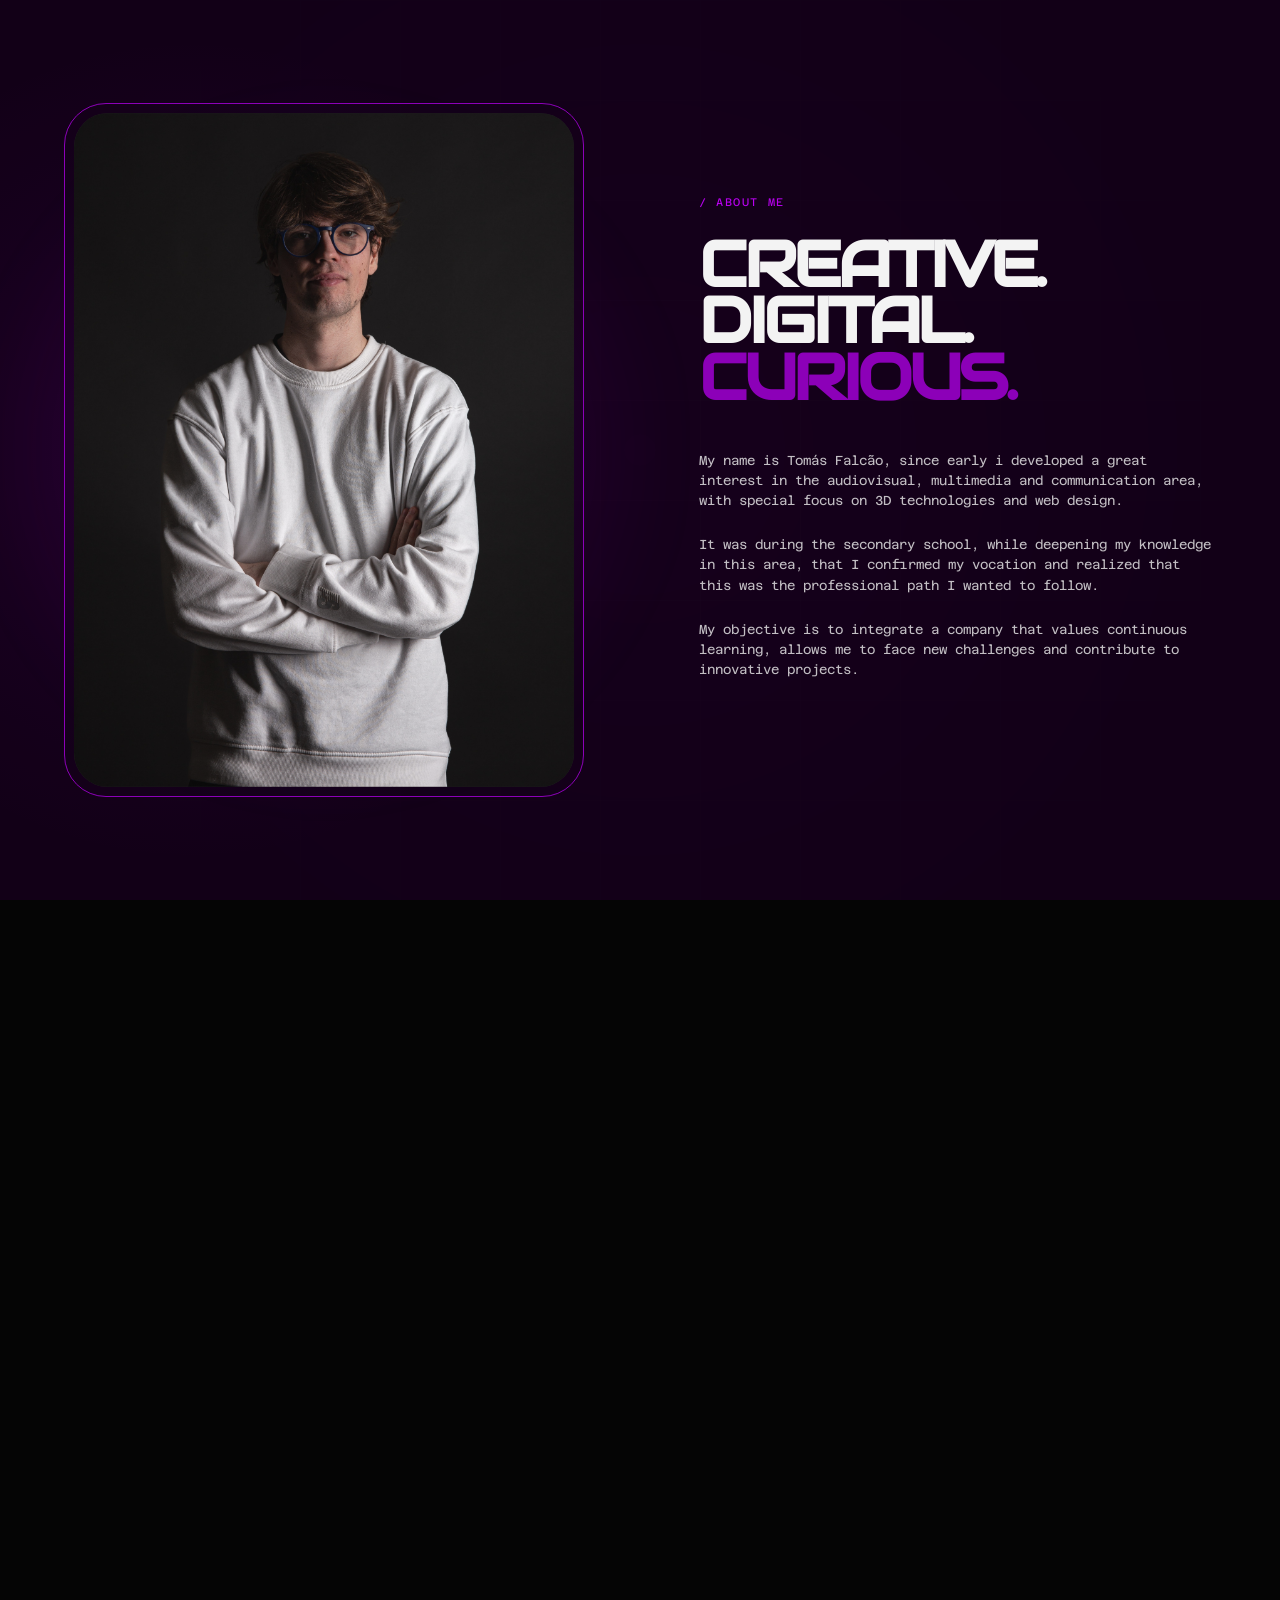
<file: index.html>
<!DOCTYPE html>
<html lang="en">

<head>
  <meta charset="UTF-8">

  <meta
    name="viewport"
    content="width=device-width, initial-scale=1.0"
  >

  <title>Tomás Falcão — Portfolio</title>

  <link rel="preconnect" href="https://fonts.googleapis.com">
  <link
    rel="preconnect"
    href="https://fonts.gstatic.com"
    crossorigin
  >

  <link
    href="https://fonts.googleapis.com/css2?family=Audiowide&family=Azeret+Mono:wght@400;500;700&display=swap"
    rel="stylesheet"
  >

  <link
    rel="stylesheet"
    href="css/styleindex.css"
  >
</head>

<body>

  <div id="smooth-wrapper">

    <div id="smooth-content">

      <div class="page-shell">

        <!-- =========================
             TOP BAR
        ========================== -->

        <header class="topbar">

          <button
            class="menu-toggle"
            type="button"
            aria-label="Abrir menu"
            aria-expanded="false"
          >
            <span></span>
            <span></span>
            <span></span>
          </button>

          <div class="menu-line js-menu-line"></div>

          <a class="portfolio-label" href="about.html">
            ABOUT ME
          </a>

        </header>


        <!-- =========================
             MENU
        ========================== -->

        <div class="menu-overlay">

          <div class="menu-overlay-inner">

            <nav class="menu-nav">

              <ul>

                <li>
                  <span class="menu-number">01</span>
                  <a href="index.html">HOME</a>
                </li>

                <li>
                  <span class="menu-number">02</span>
                  <a href="about.html">ABOUT</a>
                </li>

                <li>
                  <span class="menu-number">03</span>
                  <a href="index.html?target=projects">WORK</a>
                </li>

                <li>
                  <span class="menu-number">04</span>
                  <a href="index.html?target=footer">CONTACT</a>
                </li>

              </ul>

            </nav>

          </div>

        </div>


        <!-- =========================
             INTRO
        ========================== -->

        <section
          class="intro"
          id="home"
        >

          <div class="intro-grid"></div>

          <div class="intro-content">

            <div class="intro-text text-one">

              <h2>
                I AM A <span>MULTIMEDIA</span>
              </h2>

              <h2>
                PROFESSIONAL
              </h2>

            </div>


            <div class="intro-text text-two">

              <h2>
                AND THIS IS MY
              </h2>

              <h2>
                <span>PORTFOLIO</span>
              </h2>

            </div>

          </div>

        </section>


        <!-- =========================
             ABOUT
        ========================== -->

        <section
          class="summary"
          id="about"
        >

          <div class="summary-grid"></div>

          <div class="summary-inner">

            <div class="summary-image">

              <div class="summary-image-glow"></div>

              <div class="summary-image-border"></div>

              <div class="summary-image-placeholder">

                <img
                  src="assets/Foto CV.jpg"
                  alt="Tomás Falcão"
                >

              </div>

            </div>


            <div class="summary-text">

              <div class="section-kicker">
                / ABOUT ME
              </div>

              <h2>
                CREATIVE.
                <br>
                DIGITAL.
                <br>
                <span>CURIOUS.</span>
              </h2>

              <p>
                My name is Tomás Falcão, since early i developed a 
                great interest in the audiovisual, multimedia and 
                communication area, with special focus on 3D 
                technologies and web design.
              </p>

              <p>
                It was during the secondary school, while deepening 
                my knowledge in this area, that I confirmed my vocation 
                and realized that this was the professional path 
                I wanted to follow.
              </p>

              <p>
                My objective is to integrate a company that values continuous
                learning, allows me to face new challenges and contribute to innovative projects.
              </p>

            </div>

          </div>

        </section>


        <!-- =========================
             PROJECTS
        ========================== -->

        <section
          class="work"
          id="projects"
        >

          <div class="work-header">

            <span>
              / SELECTED WORK
            </span>

            <span>
              04 PROJECTS
            </span>

          </div>


          <div class="work-track">


            <!-- PROJECT 01 -->

            <article class="project">

              <div class="project-bg-number">
                01
              </div>

              <div class="project-meta">
                <span>PROJECT 01</span>
                <span>3D / MODELLING</span>
              </div>

              <div class="project-line project-line-top"></div>
              <div class="project-line project-line-left"></div>
              <div class="project-line project-line-bottom"></div>
              <div class="project-line project-line-right"></div>


              <div class="project-image project-image-one">

              <a href="Portal Gun.html">

                <img
                  src="assets/metal.jpg"
                  alt="Portal Gun metallic render"
                >

              </a>

              </div>


              <div class="project-image project-image-two">

              <a href="Portal Gun.html">

                <img 
                  src="assets/normal.jpg"
                  alt="Portal Gun modelling render"
                >

              </a>

              </div>


              <div class="project-title">

                <span class="project-index">
                  01
                </span>

                <h2>
                  PORTAL GUN
                  <br>
                  <em>MODELLING</em>
                </h2>

              </div>


              <div class="project-description">

                <span class="description-label">
                  / DESCRIPTION
                </span>

                <p>
                  A realistic 3D recreation of the Portal Gun.
                  The project is focused on hard-surface modelling,
                  materials, lighting and creating a convincing
                  hyperrealistic result using Blender.
                </p>

              </div>


              <div class="project-tools">
                BLENDER / 3D / MODELLING
              </div>

            </article>


            <!-- PROJECT 02 -->

            <article class="project">

              <div class="project-bg-number">
                02
              </div>

              <div class="project-meta">
                <span>PROJECT 02</span>
                <span>VIDEO / SHORT FILM</span>
              </div>

              <div class="project-line project-line-top"></div>
              <div class="project-line project-line-left"></div>
              <div class="project-line project-line-bottom"></div>
              <div class="project-line project-line-right"></div>


              <div class="project-image project-image-one">

              <a href="3-33.html">

                <img
                  src="assets/3-33-2.png"
                  alt="Project 02 detail"
                >

              </a>

              </div>


              <div class="project-image project-image-two">

              <a href="3-33.html">

                <img
                  src="assets/3-33.png"
                  alt="Project 02 final"
                >

              </a>

              </div>


              <div class="project-title">

                <span class="project-index">
                  02
                </span>

                <h2>
                  SHORT FILM
                  <br>
                  <em>3:33</em>
                </h2>

              </div>


              <div class="project-description">

                <span class="description-label">
                  / DESCRIPTION
                </span>

                <p>
                  A short film project developed in school, where i was part of the sound capturing and the copywritting, its a thriller story about a dead wife haunting her grieving husband.
                </p>

              </div>


              <div class="project-tools">
                DA VINCI / COPY WRITTING / SOUND CAPTURE
              </div>

            </article>


            <!-- PROJECT 03 -->

            <article class="project">

              <div class="project-bg-number">
                03
              </div>

              <div class="project-meta">
                <span>PROJECT 03</span>
                <span>3D / SHOWREEL</span>
              </div>

              <div class="project-line project-line-top"></div>
              <div class="project-line project-line-left"></div>
              <div class="project-line project-line-bottom"></div>
              <div class="project-line project-line-right"></div>


              <div class="project-image project-image-one">

                <a href="3D Showreel.html">

                <img
                  src="assets/3d showreel intro.png"
                  alt="Project 03 detail"
                >

                </a>

              </div>


              <div class="project-image project-image-two">

                <a href="3D Showreel.html">

                <img
                  src="assets/3d showreel.png"
                  alt="Project 03 final"
                >

                </a>

              </div>


              <div class="project-title">

                <span class="project-index">
                  03
                </span>

                <h2>
                  3D
                  <br>
                  <em>SHOWREEL</em>
                </h2>

              </div>


              <div class="project-description">

                <span class="description-label">
                  / DESCRIPTION
                </span>

                <p>
                  A culmination of my habilities and knowledge in various 3D areas, all merged on a short video showreel themed in star wars, with particles, physics, environment modeling, and motion tracking.
                </p>

              </div>


              <div class="project-tools">
                3D / MODELLING / ANIMATION
              </div>

            </article>


            <!-- PROJECT 04 -->

            <article class="project">

              <div class="project-bg-number">
                04
              </div>

              <div class="project-meta">
                <span>PROJECT 04</span>
                <span>VIDEO / SHORT FILM</span>
              </div>

              <div class="project-line project-line-top"></div>
              <div class="project-line project-line-left"></div>
              <div class="project-line project-line-bottom"></div>
              <div class="project-line project-line-right"></div>


              <div class="project-image project-image-one">

                <a href="Melhor Candidato.html">

                  <img
                    src="assets/capa.png"
                    alt="Project 04 detail"
                  >

                </a>

              </div>


              <div class="project-image project-image-two">

                <a href="Melhor Candidato.html">

                  <img
                  src="assets/MELHOR CANDIDATO.png"
                  alt="Project 04 final"
                >
                  
                </a>              

              </div>


              <div class="project-title">

                <span class="project-index">
                  04
                </span>

                <h2>
                  O MELHOR
                  <br>
                  <em>CANDIDATO</em>
                </h2>

              </div>


              <div class="project-description">

                <span class="description-label">
                  / DESCRIPTION
                </span>

                <p>
                  A short film project developed in school, where i was part of sound capturing, copywritting and video editing, its a comedy about a man that will win the president election from night to day, he does not know anything about politics, but he is the best candidate for the job.
                </p>

              </div>


              <div class="project-tools">
                VIDEO / EDITING / SOUND CAPTURE
              </div>

            </article>

          </div>


          <div class="work-progress">

            <span class="work-progress-current">
              01
            </span>

            <div class="work-progress-line"></div>

            <span>
              04
            </span>

          </div>

        </section>


        <!-- =========================
             CONTACT
        ========================== -->

        <section
          class="contact-cta"
          id="contact"
        >

          <div class="contact-grid"></div>

          <div class="contact-cta-content">

            <div class="contact-cta-text contact-cta-text-one">

              <span class="cta-small">
                / HAVE A PROJECT?
              </span>

              <h2>
                LET'S MAKE
              </h2>

            </div>


            <div class="contact-cta-text contact-cta-text-two">

              <h2>
                <span>SOMETHING.</span>
              </h2>

            </div>

          </div>

        </section>


        <!-- =========================
             FOOTER
        ========================== -->

        <footer
          class="site-footer"
          id="footer"
        >

          <div class="site-footer-inner">

            <div class="site-footer-column">

              <h2 class="site-footer-title">
                EXPLORE
              </h2>

              <nav class="site-footer-links">

                <a href="index.html">
                  Home
                </a>

                <a href="index.html?target=projects">
                  Projects
                </a>

                <a href="about.html">
                  About Me
                  </a>

              </nav>

            </div>


            <div class="site-footer-column">

              <h2 class="site-footer-title">
                CONTACT
              </h2>

              <div class="site-footer-contact">

                <p>
                  Get in Touch
                </p>

                <a href="tel:+351936117877">
                  +351 936 117 877
                </a>

                <a href="mailto:tomasfalcao89@gmail.com">
                  tomasfalcao89@gmail.com
                </a>

              </div>

            </div>


            <div class="site-footer-column">

              <h2 class="site-footer-title">
                SOCIAL
              </h2>

              <div class="site-footer-social">

                <a
                  href="https://www.instagram.com/tomas_falcao_19/"
                  target="_blank"
                  rel="noopener noreferrer"
                >

                  <span class="footer-social-icon">

                    <img
                      src="assets/instagram.jpg"
                      alt="Instagram"
                    >

                  </span>

                  <span>
                    tomas_falcao_19
                  </span>

                </a>


                <a
                  href="https://www.linkedin.com/in/tom%C3%A1s-falc%C3%A3o-88693b190/"
                  target="_blank"
                  rel="noopener noreferrer"
                >

                  <span class="footer-social-icon">

                    <img
                      src="assets/linkedin.png"
                      alt="LinkedIn"
                    >

                  </span>

                  <span>
                    Tomás Falcão
                  </span>

                </a>


                <a
                  href="https://www.facebook.com/profile.php?id=100006960046990&locale=pt_PT"
                  target="_blank"
                  rel="noopener noreferrer"
                >

                  <span class="footer-social-icon">

                    <img
                      src="assets/facebook.webp"
                      alt="Facebook"
                    >

                  </span>

                  <span>
                    Tomas Manecas Falcão
                  </span>

                </a>

              </div>

            </div>

          </div>


          <div class="site-footer-bottom">

            <span>
              TOMÁS FALCÃO © 
            </span>

            <span>
              MULTIMEDIA / DESIGN / CREATIVE
            </span>

          </div>


          <div class="site-footer-line js-footer-line"></div>

        </footer>

      </div>

    </div>

  </div>


  <!-- =========================
       GSAP
  ========================== -->

  <script src="js/gsap.min.js"></script>
  <script src="js/ScrollTrigger.min.js"></script>
  <script src="js/ScrollSmoother.min.js"></script>
  <script src="js/script.js"></script>

</body>

</html>
</file>
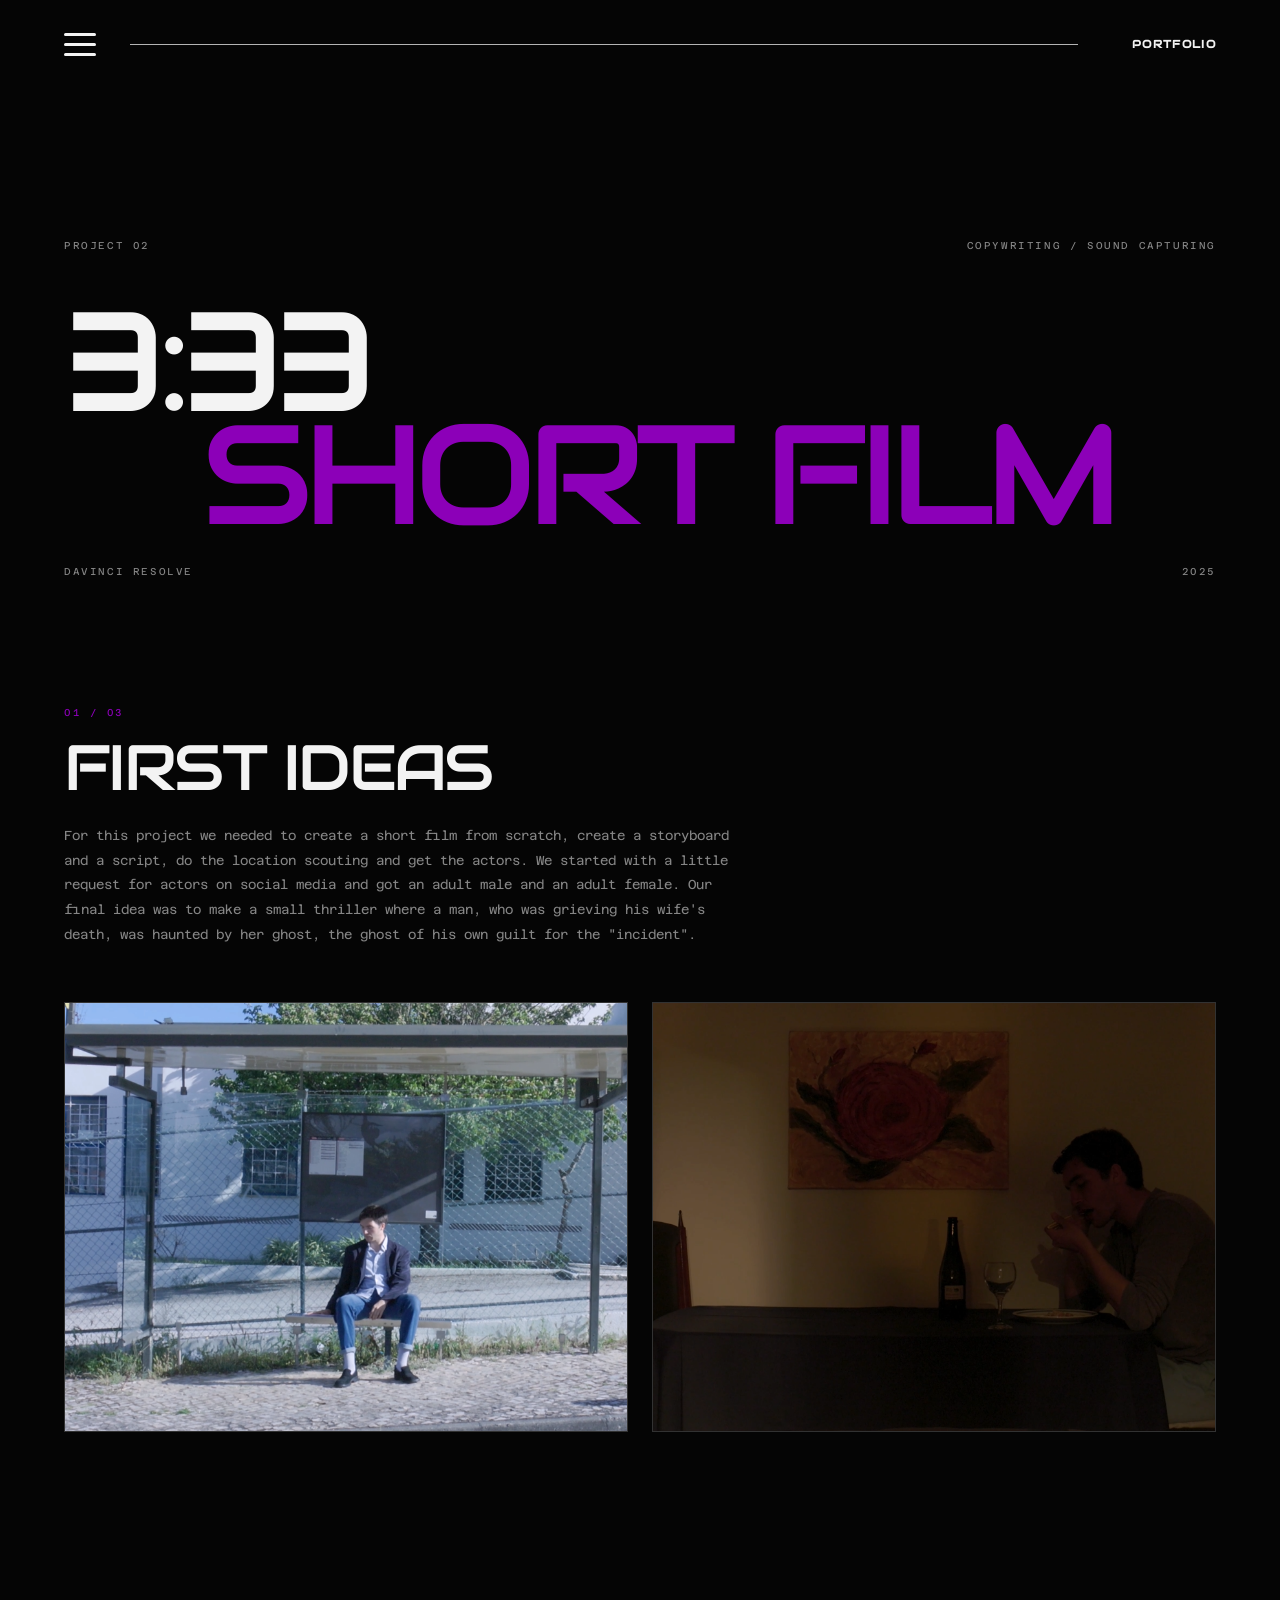
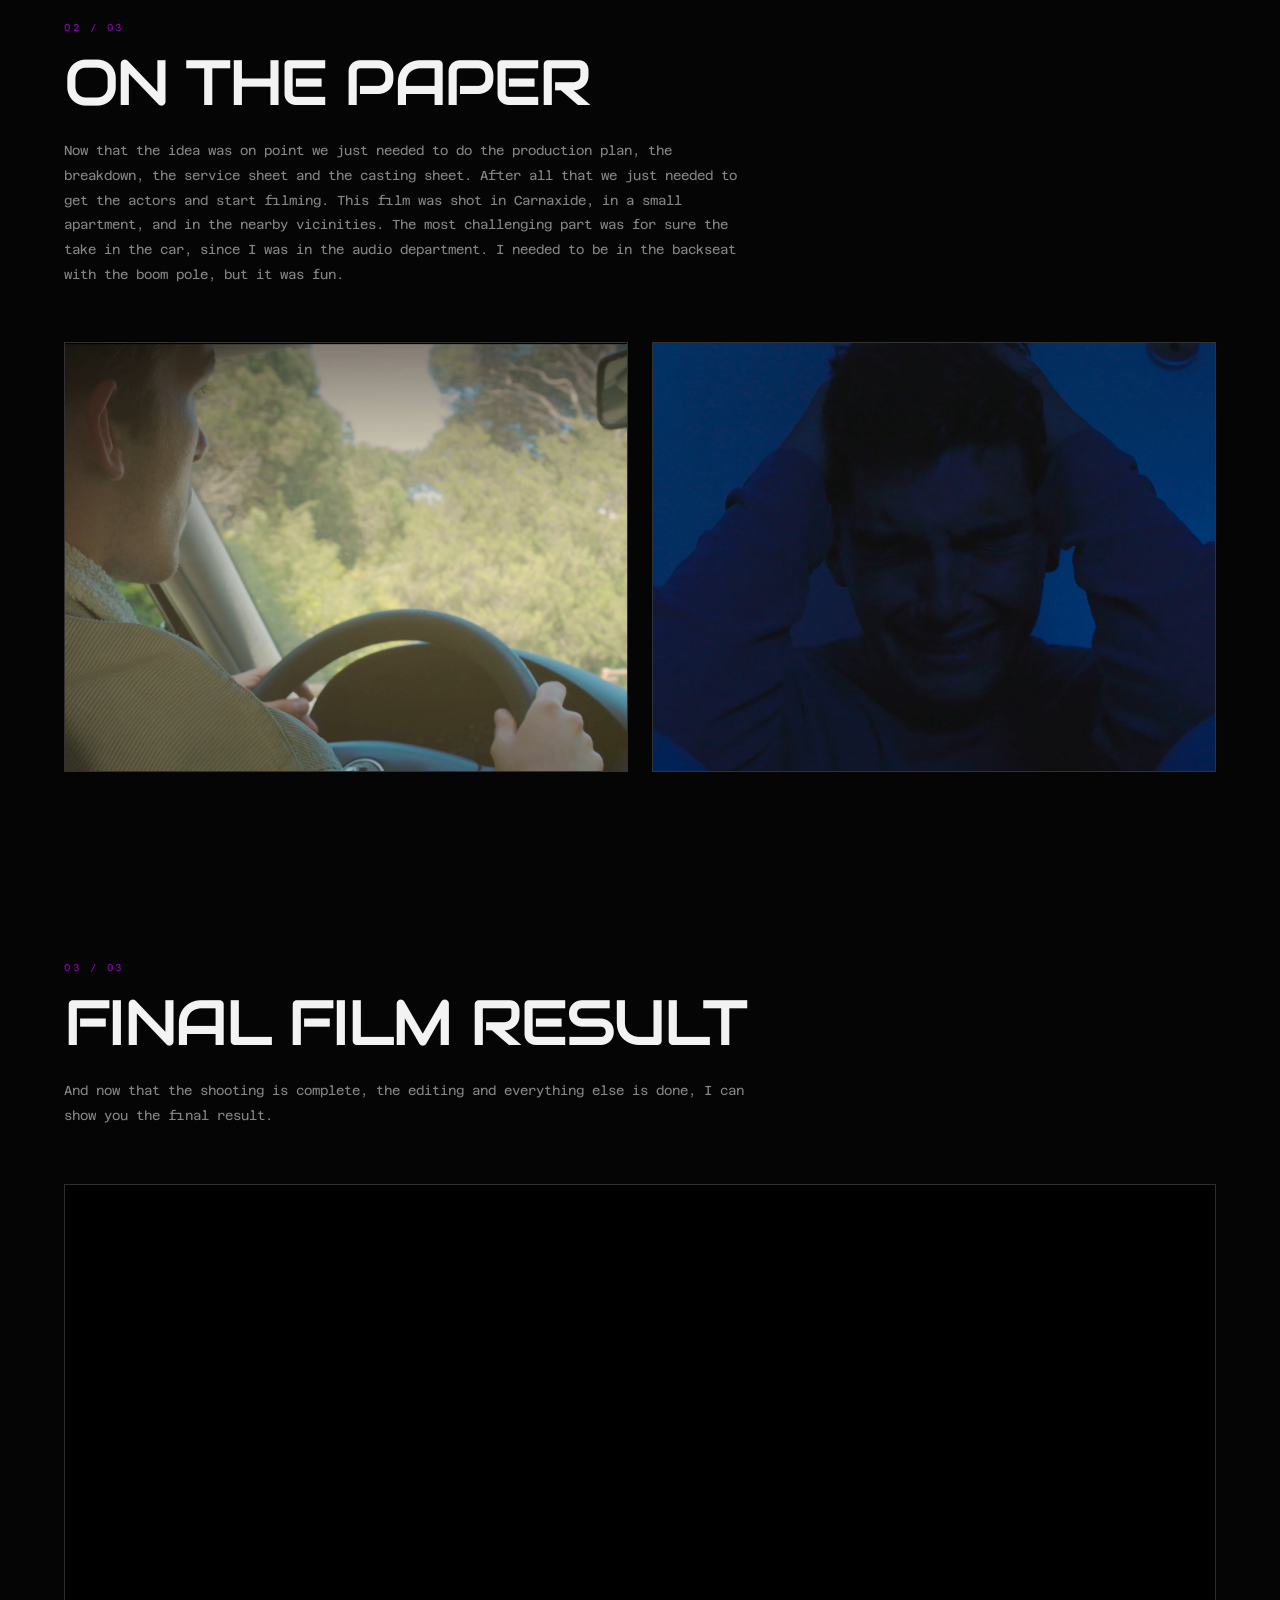
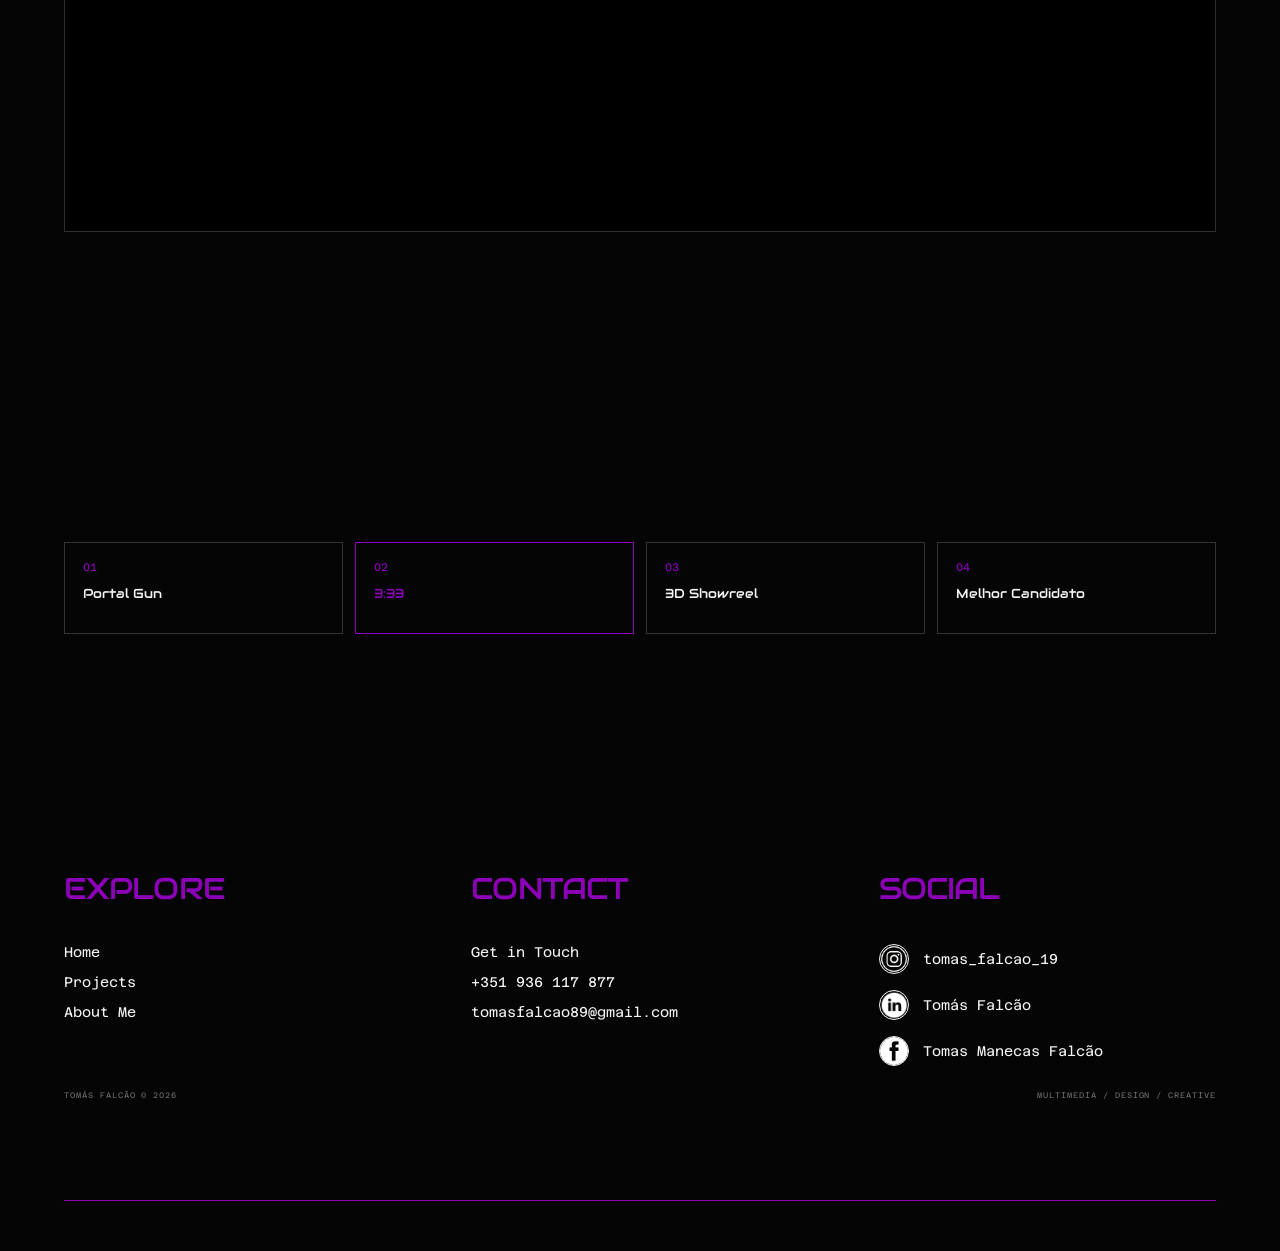
<file: 3-33.html>
<!DOCTYPE html>
<html lang="en">

<head>

  <meta charset="UTF-8">

  <meta
    name="viewport"
    content="width=device-width, initial-scale=1.0"
  >

  <title>Tomás Falcão — 3:33</title>

  <link rel="preconnect" href="https://fonts.googleapis.com">
  <link
    rel="preconnect"
    href="https://fonts.gstatic.com"
    crossorigin
  >

  <link
    href="https://fonts.googleapis.com/css2?family=Audiowide&family=Azeret+Mono:wght@400;500;700&display=swap"
    rel="stylesheet"
  >

  <link
    rel="stylesheet"
    href="css/styleprojects.css"
  >

</head>


<body>

  <div id="smooth-wrapper">

    <div id="smooth-content">

      <div class="page-shell">


        <!-- =========================
             TOP BAR
        ========================== -->

        <header class="topbar">

          <button
            class="menu-toggle"
            type="button"
            aria-label="Abrir menu"
            aria-expanded="false"
          >

            <span></span>
            <span></span>
            <span></span>

          </button>


          <div class="menu-line js-menu-line"></div>


          <a
            class="portfolio-label"
            href="index.html"
          >
            PORTFOLIO
          </a>

        </header>


        <!-- =========================
             MENU
        ========================== -->

        <div class="menu-overlay">

          <div class="menu-overlay-inner">

            <nav class="menu-nav">

              <ul>

                <li>
                  <span class="menu-number">01</span>
                  <a href="index.html">HOME</a>
                </li>

                <li>
                  <span class="menu-number">02</span>
                  <a href="about.html">ABOUT</a>
                </li>

                <li>
                  <span class="menu-number">03</span>
                  <a href="index.html?target=projects">WORK</a>
                </li>

                <li>
                  <span class="menu-number">04</span>
                  <a href="index.html?target=footer">CONTACT</a>
                </li>

              </ul>

            </nav>

          </div>

        </div>


        <!-- =========================
             PROJECT
        ========================== -->

        <main class="project-explanation">


          <!-- PROJECT HEADER -->

          <header class="project-page-header">

            <div class="project-page-header-top">

              <span>
                PROJECT 02
              </span>

              <span>
                COPYWRITING / SOUND CAPTURING
              </span>

            </div>


            <h1 class="project-main-title">

              3:33

              <span>
                SHORT FILM
              </span>

            </h1>


            <div class="project-page-header-bottom">

              <span>
                DAVINCI RESOLVE
              </span>

              <span>
                2025
              </span>

            </div>

          </header>


          <!-- =========================
               FIRST BLOCK
          ========================== -->

          <section class="project-block project-first-block">

            <div class="project-copy">

              <span class="project-number">
                01 / 03
              </span>

              <h2 class="project-explanation-title">
                FIRST IDEAS
              </h2>

              <p class="project-explanation-description">

                For this project we needed to create a short film from scratch, create a storyboard and a script, do the location scouting and get the actors.
                We started with a little request for actors on social media and got an adult male and an adult female.
                Our final idea was to make a small thriller where a man, who was grieving his wife's death, was haunted by her ghost, the ghost of his own guilt for the "incident".

              </p>

            </div>


            <div class="project-explanation-image">

              <figure>

                <img
                  src="assets/3-33/1.png"
                  alt="3:33 storyboard"
                  loading="lazy"
                >

              </figure>


              <figure>

                <img
                  src="assets/3-33/2.png"
                  alt="3:33 filming"
                  loading="lazy"
                >

              </figure>

            </div>

          </section>


          <!-- =========================
               SECOND BLOCK
          ========================== -->

          <section class="project-block project-second-block">

            <div class="project-copy">

              <span class="project-number">
                02 / 03
              </span>

              <h2 class="project-explanation-title">
                ON THE PAPER
              </h2>

              <p class="project-explanation-description">

                Now that the idea was on point we just needed to do the production plan, the breakdown, the service sheet and the casting sheet.
                After all that we just needed to get the actors and start filming.
                This film was shot in Carnaxide, in a small apartment, and in the nearby vicinities.
                The most challenging part was for sure the take in the car, since I was in the audio department.
                I needed to be in the backseat with the boom pole, but it was fun.

              </p>

            </div>


            <div class="project-explanation-image">

              <figure>

                <img
                  src="assets/3-33/3.png"
                  alt="3:33 production"
                  loading="lazy"
                >

              </figure>


              <figure>

                <img
                  src="assets/3-33/4.png"
                  alt="3:33 lighting"
                  loading="lazy"
                >

              </figure>

            </div>

          </section>


          <!-- =========================
               THIRD BLOCK
          ========================== -->

          <section class="project-block project-third-block">

            <div class="project-copy">

              <span class="project-number">
                03 / 03
              </span>

              <h2 class="project-explanation-title">
                FINAL FILM RESULT
              </h2>

              <p class="project-explanation-description">

                And now that the shooting is complete, the editing and everything else is done, I can show you the final result.

              </p>

            </div>


            <div class="project-explanation-video">

              <figure>

                <iframe
  class="youtube-embed"
  src="https://www.youtube.com/embed/eYZ19-kgL7M"
  title="3:33 — Short Film"
  referrerpolicy="strict-origin-when-cross-origin"
  allow="accelerometer; autoplay; clipboard-write; encrypted-media; gyroscope; picture-in-picture; web-share"
  allowfullscreen
></iframe>

              </figure>

            </div>

          </section>


        </main>


        <nav class="project-switcher" aria-label="Project navigation">

          <a class="project-switcher-link" href="Portal Gun.html">
            <span>01</span>
            Portal Gun
          </a>

          <a class="project-switcher-link is-current" href="3-33.html" aria-current="page">
            <span>02</span>
            3:33
          </a>

          <a class="project-switcher-link" href="3D Showreel.html">
            <span>03</span>
            3D Showreel
          </a>

          <a class="project-switcher-link" href="Melhor Candidato.html">
            <span>04</span>
            Melhor Candidato
          </a>

        </nav>


        <!-- =========================
             FOOTER
        ========================== -->

        <footer class="site-footer">

          <div class="site-footer-inner">

            <div class="site-footer-column">

              <h2 class="site-footer-title">
                EXPLORE
              </h2>

              <nav class="site-footer-links">

                <a href="index.html">
                  Home
                </a>

                <a href="index.html?target=projects">
                  Projects
                </a>

                <a href="about.html">
                  About Me
                </a>

              </nav>

            </div>


            <div class="site-footer-column">

              <h2 class="site-footer-title">
                CONTACT
              </h2>

              <div class="site-footer-contact">

                <p>
                  Get in Touch
                </p>

                <a href="tel:+351936117877">
                  +351 936 117 877
                </a>

                <a href="mailto:tomasfalcao89@gmail.com">
                  tomasfalcao89@gmail.com
                </a>

              </div>

            </div>


            <div class="site-footer-column">

              <h2 class="site-footer-title">
                SOCIAL
              </h2>

              <div class="site-footer-social">

                <a
                  href="https://www.instagram.com/tomas_falcao_19/"
                  target="_blank"
                  rel="noopener noreferrer"
                >

                  <span class="footer-social-icon">
                    <img
                      src="assets/instagram.jpg"
                      alt="Instagram"
                    >
                  </span>

                  <span>
                    tomas_falcao_19
                  </span>

                </a>


                <a
                  href="https://www.linkedin.com/in/tom%C3%A1s-falc%C3%A3o-88693b190/"
                  target="_blank"
                  rel="noopener noreferrer"
                >

                  <span class="footer-social-icon">
                    <img
                      src="assets/linkedin.png"
                      alt="LinkedIn"
                    >
                  </span>

                  <span>
                    Tomás Falcão
                  </span>

                </a>


                <a
                  href="https://www.facebook.com/profile.php?id=100006960046990&locale=pt_PT"
                  target="_blank"
                  rel="noopener noreferrer"
                >

                  <span class="footer-social-icon">
                    <img
                      src="assets/facebook.webp"
                      alt="Facebook"
                    >
                  </span>

                  <span>
                    Tomas Manecas Falcão
                  </span>

                </a>

              </div>

            </div>

          </div>


          <div class="site-footer-bottom">

            <span>
              TOMÁS FALCÃO © 2026
            </span>

            <span>
              MULTIMEDIA / DESIGN / CREATIVE
            </span>

          </div>


          <div class="site-footer-line js-footer-line"></div>

        </footer>


      </div>

    </div>

  </div>


  <!-- =========================
       JAVASCRIPT
  ========================== -->

  <script src="js/gsap.min.js"></script>
  <script src="js/ScrollTrigger.min.js"></script>
  <script src="js/ScrollSmoother.min.js"></script>
  <script src="js/scriptprojects.js"></script>

</body>

</html>
</file>
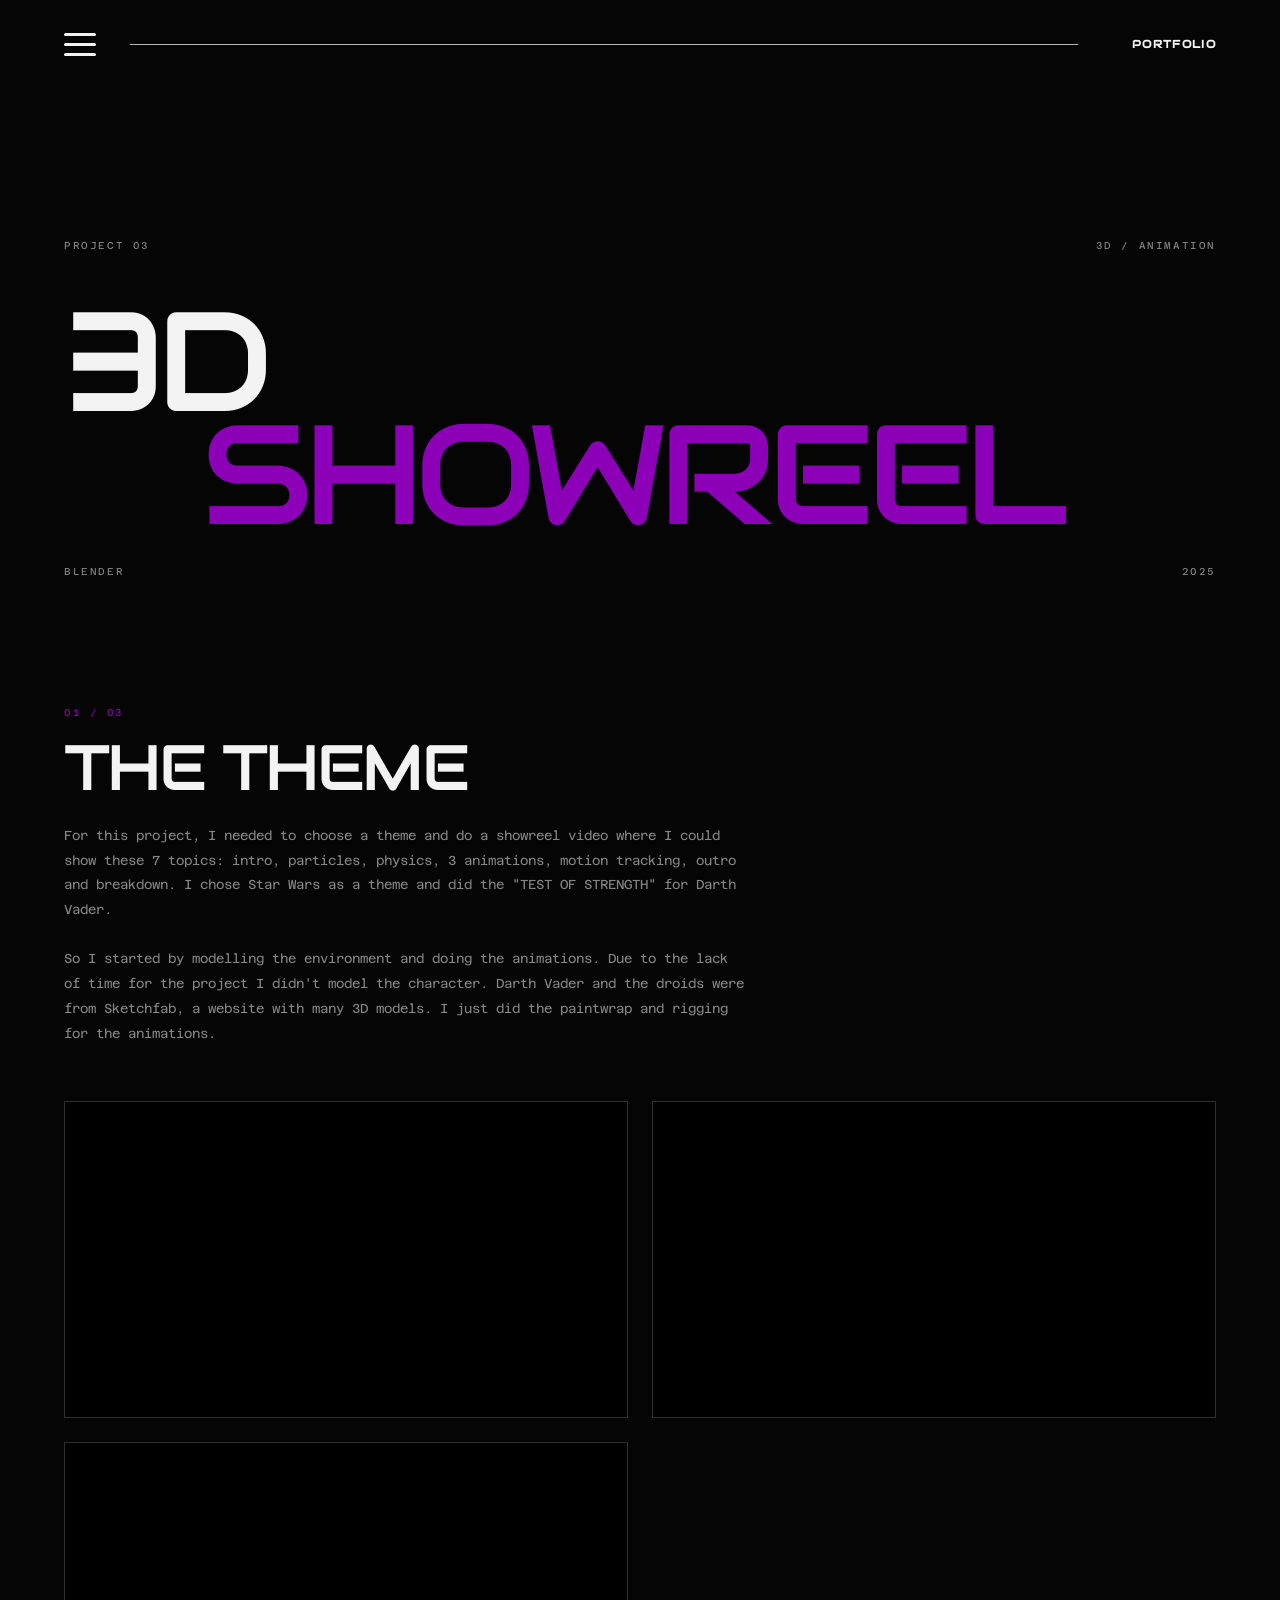
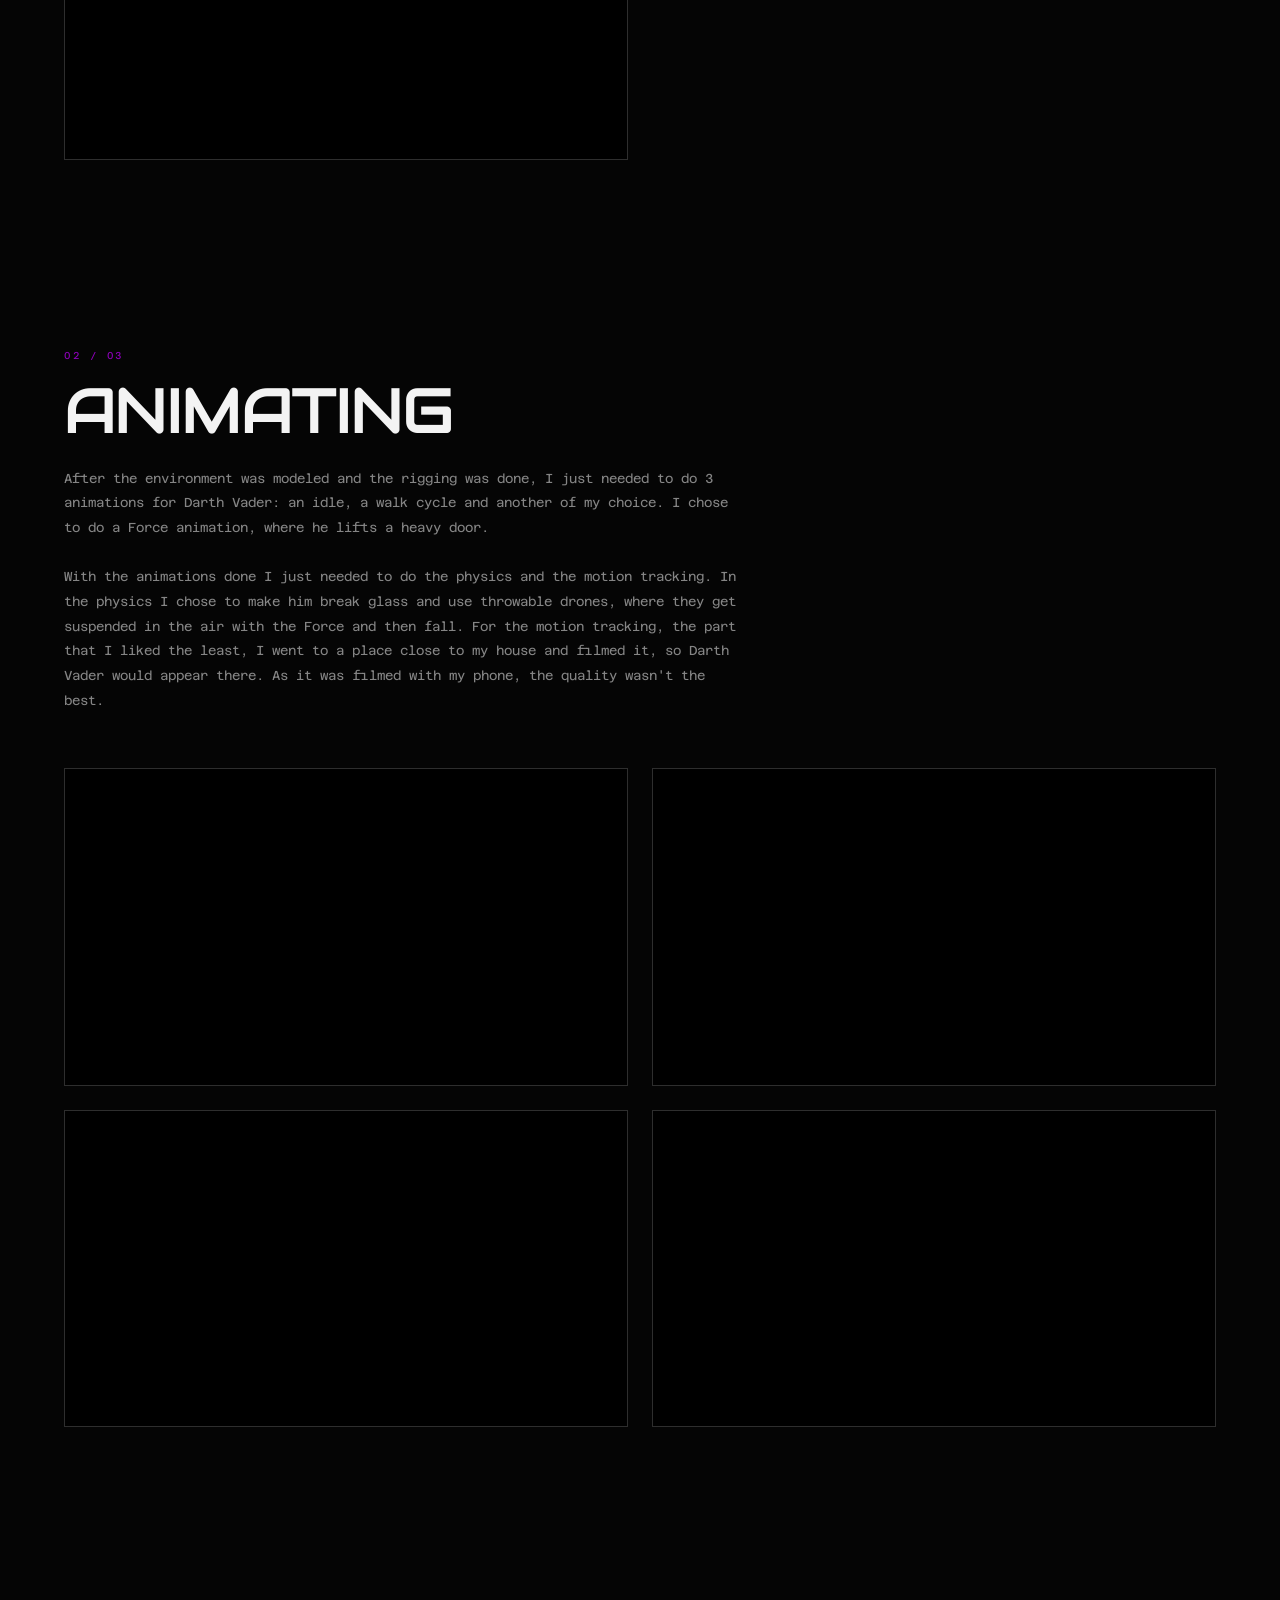
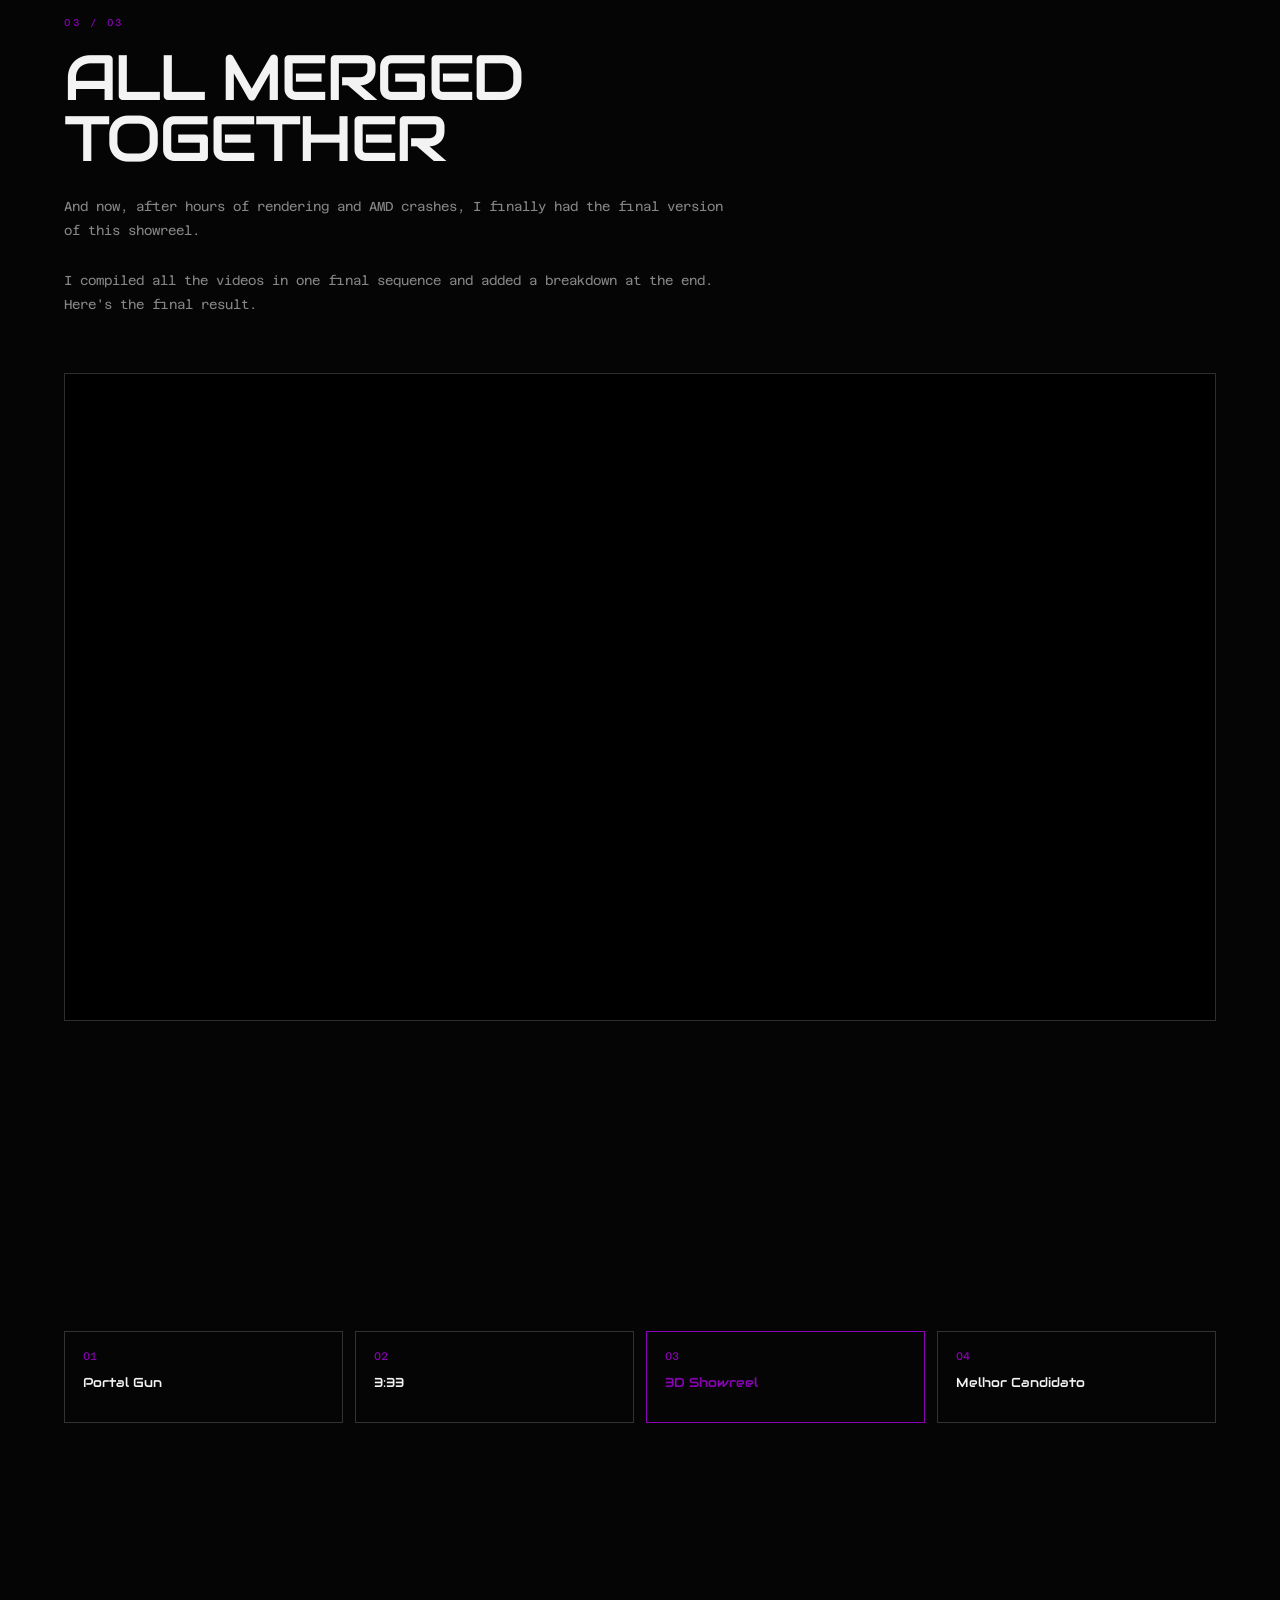
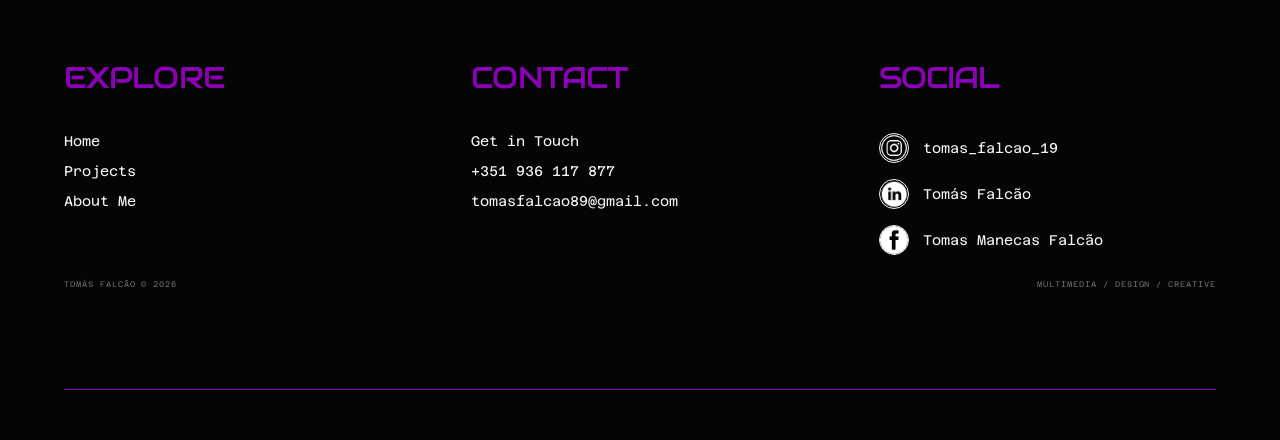
<file: 3D Showreel.html>
<!DOCTYPE html>
<html lang="en">

<head>

  <meta charset="UTF-8">

  <meta
    name="viewport"
    content="width=device-width, initial-scale=1.0"
  >

  <title>Tomás Falcão — 3D Showreel</title>

  <link rel="preconnect" href="https://fonts.googleapis.com">
  <link
    rel="preconnect"
    href="https://fonts.gstatic.com"
    crossorigin
  >

  <link
    href="https://fonts.googleapis.com/css2?family=Audiowide&family=Azeret+Mono:wght@400;500;700&display=swap"
    rel="stylesheet"
  >

  <link
    rel="stylesheet"
    href="css/styleprojects.css"
  >

</head>


<body>

  <div id="smooth-wrapper">

    <div id="smooth-content">

      <div class="page-shell">


        <!-- =========================
             TOP BAR
        ========================== -->

        <header class="topbar">

          <button
            class="menu-toggle"
            type="button"
            aria-label="Abrir menu"
            aria-expanded="false"
          >

            <span></span>
            <span></span>
            <span></span>

          </button>


          <div class="menu-line js-menu-line"></div>


          <a
            class="portfolio-label"
            href="index.html"
          >
            PORTFOLIO
          </a>

        </header>


        <!-- =========================
             MENU
        ========================== -->

        <div class="menu-overlay">

          <div class="menu-overlay-inner">

            <nav class="menu-nav">

              <ul>

                <li>
                  <span class="menu-number">01</span>
                  <a href="index.html">HOME</a>
                </li>

                <li>
                  <span class="menu-number">02</span>
                  <a href="about.html">ABOUT</a>
                </li>

                <li>
                  <span class="menu-number">03</span>
                  <a href="index.html?target=projects">WORK</a>
                </li>

                <li>
                  <span class="menu-number">04</span>
                  <a href="index.html?target=footer">CONTACT</a>
                </li>

              </ul>

            </nav>

          </div>

        </div>


        <!-- =========================
             PROJECT
        ========================== -->

        <main class="project-explanation">


          <!-- PROJECT HEADER -->

          <header class="project-page-header">

            <div class="project-page-header-top">

              <span>
                PROJECT 03
              </span>

              <span>
                3D / ANIMATION
              </span>

            </div>


            <h1 class="project-main-title">

              3D

              <span>
                SHOWREEL
              </span>

            </h1>


            <div class="project-page-header-bottom">

              <span>
                BLENDER
              </span>

              <span>
                2025
              </span>

            </div>

          </header>


          <!-- =========================
               FIRST BLOCK
          ========================== -->

          <section class="project-block project-first-block">

            <div class="project-copy">

              <span class="project-number">
                01 / 03
              </span>

              <h2 class="project-explanation-title">
                THE THEME
              </h2>

              <p class="project-explanation-description">

                For this project, I needed to choose a theme and do a showreel video where I could show these 7 topics: intro, particles, physics, 3 animations, motion tracking, outro and breakdown.
                I chose Star Wars as a theme and did the "TEST OF STRENGTH" for Darth Vader.

                <br><br>

                So I started by modelling the environment and doing the animations.
                Due to the lack of time for the project I didn't model the character.
                Darth Vader and the droids were from Sketchfab, a website with many 3D models.
                I just did the paintwrap and rigging for the animations.

              </p>

            </div>


            <div class="project-explanation-video-showreel">

              <figure>

                <iframe
                  class="youtube-embed"
                  src="https://www.youtube-nocookie.com/embed/5LxDtG-vgDw"
                  title="3D Showreel — Environment"
                  loading="lazy"
                  allow="accelerometer; autoplay; clipboard-write; encrypted-media; gyroscope; picture-in-picture; web-share"
                  allowfullscreen
                ></iframe>

              </figure>


              <figure>

                <iframe
                  class="youtube-embed"
                  src="https://www.youtube-nocookie.com/embed/JhKQWIFN-HE"
                  title="3D Showreel — Particles"
                  loading="lazy"
                  allow="accelerometer; autoplay; clipboard-write; encrypted-media; gyroscope; picture-in-picture; web-share"
                  allowfullscreen
                ></iframe>

              </figure>


              <figure>

                <iframe
                  class="youtube-embed"
                  src="https://www.youtube-nocookie.com/embed/7jWhGWbohE0"
                  title="3D Showreel — Outro"
                  loading="lazy"
                  allow="accelerometer; autoplay; clipboard-write; encrypted-media; gyroscope; picture-in-picture; web-share"
                  allowfullscreen
                ></iframe>

              </figure>

            </div>

          </section>


          <!-- =========================
               SECOND BLOCK
          ========================== -->

          <section class="project-block project-second-block">

            <div class="project-copy">

              <span class="project-number">
                02 / 03
              </span>

              <h2 class="project-explanation-title">
                ANIMATING
              </h2>

              <p class="project-explanation-description">

                After the environment was modeled and the rigging was done, I just needed to do 3 animations for Darth Vader: an idle, a walk cycle and another of my choice.
                I chose to do a Force animation, where he lifts a heavy door.

                <br><br>

                With the animations done I just needed to do the physics and the motion tracking.
                In the physics I chose to make him break glass and use throwable drones, where they get suspended in the air with the Force and then fall.
                For the motion tracking, the part that I liked the least, I went to a place close to my house and filmed it, so Darth Vader would appear there.
                As it was filmed with my phone, the quality wasn't the best.

              </p>

            </div>


            <div class="project-explanation-video-showreel">

              <figure>

                <iframe
                  class="youtube-embed"
                  src="https://www.youtube-nocookie.com/embed/bgMKKZvRjj0"
                  title="3D Showreel — Idle Breakdown"
                  loading="lazy"
                  allow="accelerometer; autoplay; clipboard-write; encrypted-media; gyroscope; picture-in-picture; web-share"
                  allowfullscreen
                ></iframe>

              </figure>


              <figure>

                <iframe
                  class="youtube-embed"
                  src="https://www.youtube-nocookie.com/embed/gZ2Y5z-s4O8"
                  title="3D Showreel — Walkcycle Breakdown"
                  loading="lazy"
                  allow="accelerometer; autoplay; clipboard-write; encrypted-media; gyroscope; picture-in-picture; web-share"
                  allowfullscreen
                ></iframe>

              </figure>


              <figure>

                <iframe
                  class="youtube-embed"
                  src="https://www.youtube-nocookie.com/embed/KeIb-71kgR0"
                  title="3D Showreel — Extra Animation Breakdown"
                  loading="lazy"
                  allow="accelerometer; autoplay; clipboard-write; encrypted-media; gyroscope; picture-in-picture; web-share"
                  allowfullscreen
                ></iframe>

              </figure>


              <figure>

                <iframe
                  class="youtube-embed"
                  src="https://www.youtube-nocookie.com/embed/o8oiRA687Ww"
                  title="3D Showreel — Physics"
                  loading="lazy"
                  allow="accelerometer; autoplay; clipboard-write; encrypted-media; gyroscope; picture-in-picture; web-share"
                  allowfullscreen
                ></iframe>

              </figure>

            </div>

          </section>


          <!-- =========================
               THIRD BLOCK
          ========================== -->

          <section class="project-block project-third-block">

            <div class="project-copy">

              <span class="project-number">
                03 / 03
              </span>

              <h2 class="project-explanation-title">
                ALL MERGED TOGETHER
              </h2>

              <p class="project-explanation-description">

                And now, after hours of rendering and AMD crashes, I finally had the final version of this showreel.

                <br><br>

                I compiled all the videos in one final sequence and added a breakdown at the end. Here's the final result.

              </p>

            </div>


            <div class="project-explanation-video">

              <figure>

                <iframe
  class="youtube-embed"
  src="https://www.youtube.com/embed/RoFovIdULh8"
  title="3:33 — Short Film"
  referrerpolicy="strict-origin-when-cross-origin"
  allow="accelerometer; autoplay; clipboard-write; encrypted-media; gyroscope; picture-in-picture; web-share"
  allowfullscreen
></iframe>

              </figure>

            </div>

          </section>

        </main>


        <nav class="project-switcher" aria-label="Project navigation">

          <a class="project-switcher-link" href="Portal Gun.html">
            <span>01</span>
            Portal Gun
          </a>

          <a class="project-switcher-link" href="3-33.html">
            <span>02</span>
            3:33
          </a>

          <a class="project-switcher-link is-current" href="3D Showreel.html" aria-current="page">
            <span>03</span>
            3D Showreel
          </a>

          <a class="project-switcher-link" href="Melhor Candidato.html">
            <span>04</span>
            Melhor Candidato
          </a>

        </nav>


        <!-- =========================
             FOOTER
        ========================== -->

        <footer class="site-footer">

          <div class="site-footer-inner">

            <div class="site-footer-column">

              <h2 class="site-footer-title">
                EXPLORE
              </h2>

              <nav class="site-footer-links">

                <a href="index.html">
                  Home
                </a>

                <a href="index.html?target=projects">
                  Projects
                </a>

                <a href="about.html">
                  About Me
                </a>

              </nav>

            </div>


            <div class="site-footer-column">

              <h2 class="site-footer-title">
                CONTACT
              </h2>

              <div class="site-footer-contact">

                <p>
                  Get in Touch
                </p>

                <a href="tel:+351936117877">
                  +351 936 117 877
                </a>

                <a href="mailto:tomasfalcao89@gmail.com">
                  tomasfalcao89@gmail.com
                </a>

              </div>

            </div>


            <div class="site-footer-column">

              <h2 class="site-footer-title">
                SOCIAL
              </h2>

              <div class="site-footer-social">

                <a
                  href="https://www.instagram.com/tomas_falcao_19/"
                  target="_blank"
                  rel="noopener noreferrer"
                >

                  <span class="footer-social-icon">
                    <img
                      src="assets/instagram.jpg"
                      alt="Instagram"
                    >
                  </span>

                  <span>
                    tomas_falcao_19
                  </span>

                </a>


                <a
                  href="https://www.linkedin.com/in/tom%C3%A1s-falc%C3%A3o-88693b190/"
                  target="_blank"
                  rel="noopener noreferrer"
                >

                  <span class="footer-social-icon">
                    <img
                      src="assets/linkedin.png"
                      alt="LinkedIn"
                    >
                  </span>

                  <span>
                    Tomás Falcão
                  </span>

                </a>


                <a
                  href="https://www.facebook.com/profile.php?id=100006960046990&locale=pt_PT"
                  target="_blank"
                  rel="noopener noreferrer"
                >

                  <span class="footer-social-icon">
                    <img
                      src="assets/facebook.webp"
                      alt="Facebook"
                    >
                  </span>

                  <span>
                    Tomas Manecas Falcão
                  </span>

                </a>

              </div>

            </div>

          </div>


          <div class="site-footer-bottom">

            <span>
              TOMÁS FALCÃO © 2026
            </span>

            <span>
              MULTIMEDIA / DESIGN / CREATIVE
            </span>

          </div>


          <div class="site-footer-line js-footer-line"></div>

        </footer>


      </div>

    </div>

  </div>


  <!-- =========================
       JAVASCRIPT
  ========================== -->

  <script src="js/gsap.min.js"></script>
  <script src="js/ScrollTrigger.min.js"></script>
  <script src="js/ScrollSmoother.min.js"></script>
  <script src="js/scriptprojects.js"></script>

</body>

</html>
</file>
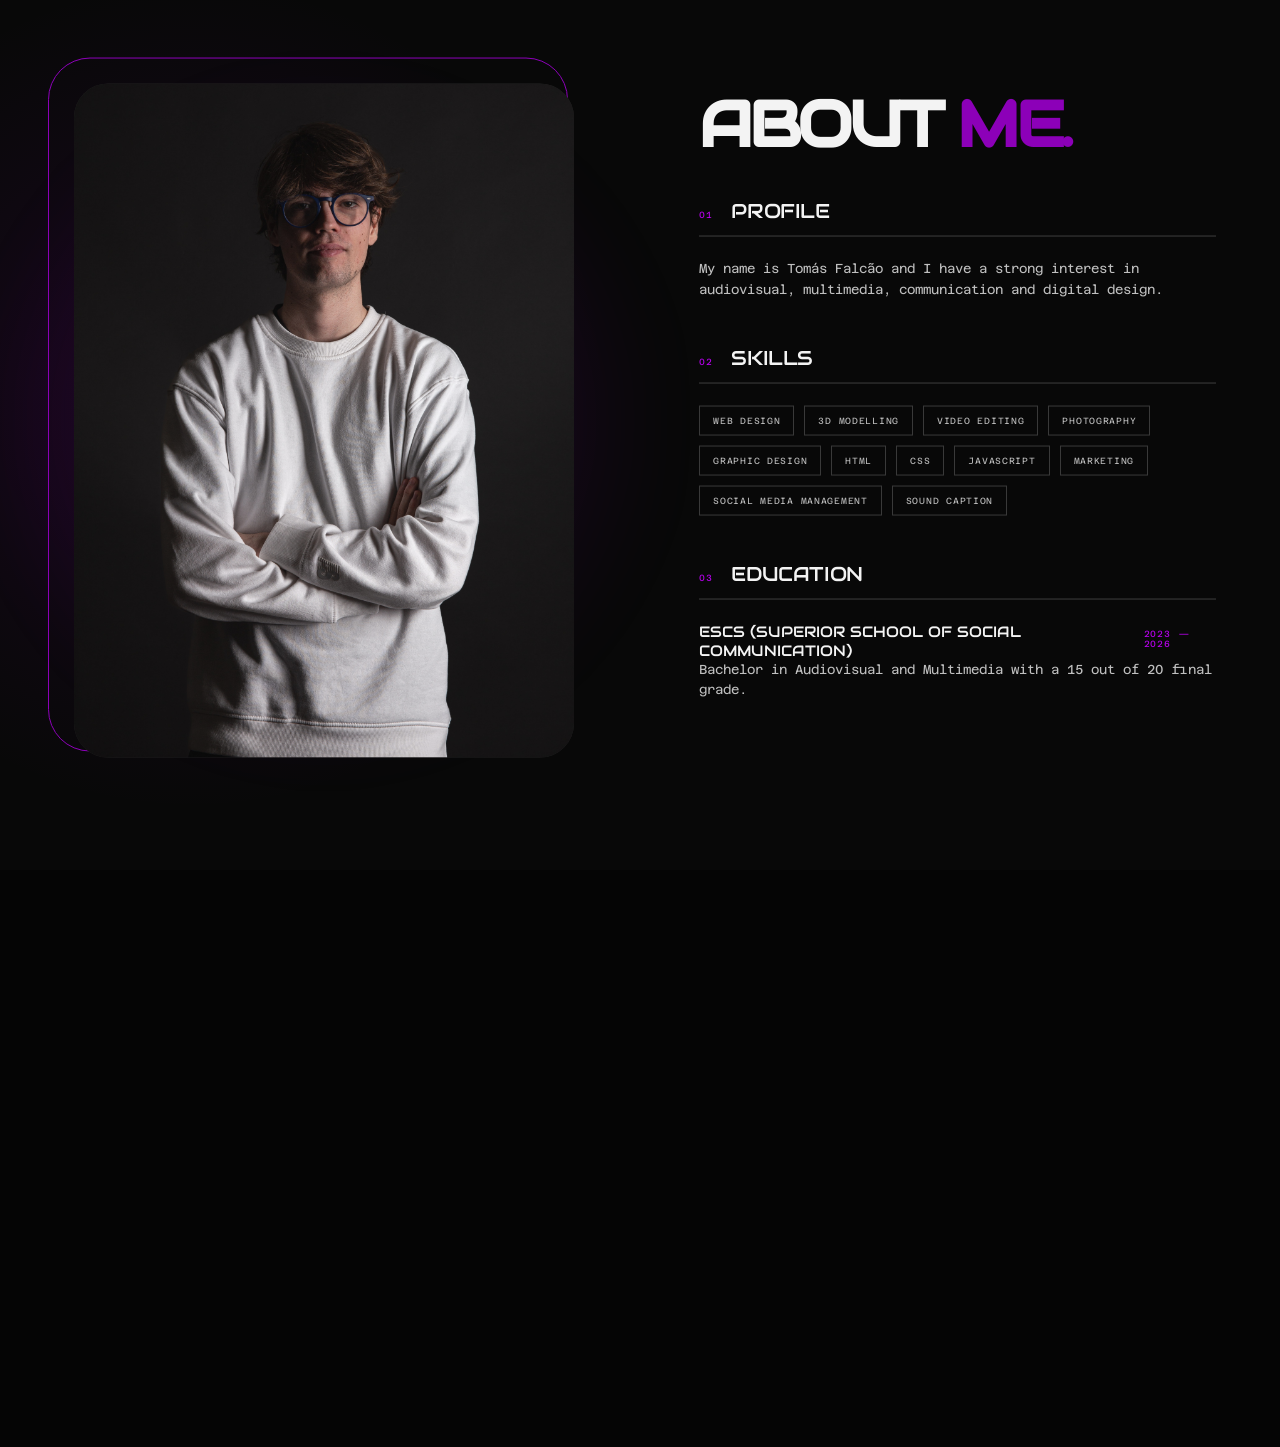
<file: about.html>
<!DOCTYPE html>
<html lang="en">

<head>
  <meta charset="UTF-8">

  <meta
    name="viewport"
    content="width=device-width, initial-scale=1.0"
  >

  <title>Tomás Falcão — Portfolio</title>

  <link rel="preconnect" href="https://fonts.googleapis.com">
  <link
    rel="preconnect"
    href="https://fonts.gstatic.com"
    crossorigin
  >

  <link
    href="https://fonts.googleapis.com/css2?family=Audiowide&family=Azeret+Mono:wght@400;500;700&display=swap"
    rel="stylesheet"
  >

  <link
    rel="stylesheet"
    href="css/styleabout.css"
  >
</head>

<body>

  <div id="smooth-wrapper">

    <div id="smooth-content">

      <div class="page-shell">

        <!-- =========================
             TOP BAR
        ========================== -->

        <header class="topbar">

          <button
            class="menu-toggle"
            type="button"
            aria-label="Abrir menu"
            aria-expanded="false"
          >
            <span></span>
            <span></span>
            <span></span>
          </button>

          <div class="menu-line js-menu-line"></div>

          <a class="portfolio-label" href="index.html">
            PORTFOLIO
          </a>

        </header>


        <!-- =========================
             MENU
        ========================== -->

        <div class="menu-overlay">

          <div class="menu-overlay-inner">

            <nav class="menu-nav">

              <ul>

                <li>
                  <span class="menu-number">01</span>
                  <a href="index.html">HOME</a>
                </li>

                <li>
                  <span class="menu-number">02</span>
                  <a href="about.html">ABOUT</a>
                </li>

                <li>
                  <span class="menu-number">03</span>
                  <a href="index.html?target=projects">WORK</a>
                </li>

                <li>
                  <span class="menu-number">04</span>
                  <a href="index.html?target=footer">CONTACT</a>
                </li>

              </ul>

            </nav>

          </div>

        </div>


    <!-- SUMMARY -->
    <section class="summary">

    <div class="summary-inner">

  <!-- FOTO -->

  <div class="summary-image">

    <div class="summary-image-glow"></div>

    <div class="summary-image-border"></div>

    <div class="summary-image-placeholder">

      <img
        src="assets/Foto CV.jpg"
        alt="Tomás Falcão"
      >

    </div>

  </div>


  <!-- ABOUT -->

  <div class="summary-text">

    <h2>
      ABOUT
      <span>ME.</span>
    </h2>


    <!-- SUMMARY -->

    <div class="about-section">

      <div class="about-section-header">

        <span>01</span>

        <h3>PROFILE</h3>

      </div>

      <div class="about-line"></div>

      <p>
        My name is Tomás Falcão and I have a strong interest
        in audiovisual, multimedia, communication and digital
        design.
      </p>

    </div>


    <!-- SKILLS -->

    <div class="about-section">

      <div class="about-section-header">

        <span>02</span>

        <h3>SKILLS</h3>

      </div>

      <div class="about-line"></div>

      <div class="skills-list">

        <span>WEB DESIGN</span>
        <span>3D MODELLING</span>
        <span>VIDEO EDITING</span>
        <span>PHOTOGRAPHY</span>
        <span>GRAPHIC DESIGN</span>
        <span>HTML</span>
        <span>CSS</span>
        <span>JAVASCRIPT</span>
        <span>MARKETING</span>
        <span>SOCIAL MEDIA MANAGEMENT</span>
        <span>SOUND CAPTION</span>

      </div>

      </div>


    <!-- EDUCATION -->

    <div class="about-section">

      <div class="about-section-header">

        <span>03</span>

        <h3>EDUCATION</h3>

      </div>

      <div class="about-line"></div>

      <div class="about-item">

        <div class="about-item-top">

          <strong>
            ESCS (SUPERIOR SCHOOL OF SOCIAL COMMUNICATION)
          </strong>

          <span>
            2023 — 2026
          </span>

        </div>

        <p>
            Bachelor in Audiovisual and Multimedia with a 
            15 out of 20 final grade.
        </p>

      </div>

    </div>

    </div>

    </section>

        
    <footer class="site-footer">

          <div class="site-footer-inner">

            <div class="site-footer-column">

              <h2 class="site-footer-title">
                EXPLORE
              </h2>

              <nav class="site-footer-links">

                <a href="index.html">
                  Home
                </a>

                <a href="index.html?target=projects">
                  Projects
                </a>

                <a href="about.html">
                  About Me
                  </a>

              </nav>

            </div>


            <div class="site-footer-column">

              <h2 class="site-footer-title">
                CONTACT
              </h2>

              <div class="site-footer-contact">

                <p>
                  Get in Touch
                </p>

                <a href="tel:+351936117877">
                  +351 936 117 877
                </a>

                <a href="mailto:tomasfalcao89@gmail.com">
                  tomasfalcao89@gmail.com
                </a>

              </div>

            </div>


            <div class="site-footer-column">

              <h2 class="site-footer-title">
                SOCIAL
              </h2>

              <div class="site-footer-social">

                <a
                  href="https://www.instagram.com/tomas_falcao_19/"
                  target="_blank"
                  rel="noopener noreferrer"
                >

                  <span class="footer-social-icon">

                    <img
                      src="assets/instagram.jpg"
                      alt="Instagram"
                    >

                  </span>

                  <span>
                    tomas_falcao_19
                  </span>

                </a>


                <a
                  href="https://www.linkedin.com/in/tom%C3%A1s-falc%C3%A3o-88693b190/"
                  target="_blank"
                  rel="noopener noreferrer"
                >

                  <span class="footer-social-icon">

                    <img
                      src="assets/linkedin.png"
                      alt="LinkedIn"
                    >

                  </span>

                  <span>
                    Tomás Falcão
                  </span>

                </a>


                <a
                  href="https://www.facebook.com/profile.php?id=100006960046990&locale=pt_PT"
                  target="_blank"
                  rel="noopener noreferrer"
                >

                  <span class="footer-social-icon">

                    <img
                      src="assets/facebook.webp"
                      alt="Facebook"
                    >

                  </span>

                  <span>
                    Tomas Manecas Falcão
                  </span>

                </a>

              </div>

            </div>

          </div>


          <div class="site-footer-bottom">

            <span>
              TOMÁS FALCÃO © 2026
            </span>

            <span>
              MULTIMEDIA / DESIGN / CREATIVE
            </span>

          </div>


          <div class="site-footer-line js-footer-line"></div>

        </footer>

    </div>

  </div>

<script src="js/gsap.min.js"></script>
  <script src="js/ScrollTrigger.min.js"></script>
  <script src="js/ScrollSmoother.min.js"></script>
  <script src="js/scriptabout.js"></script>

</body>

</html>
</file>
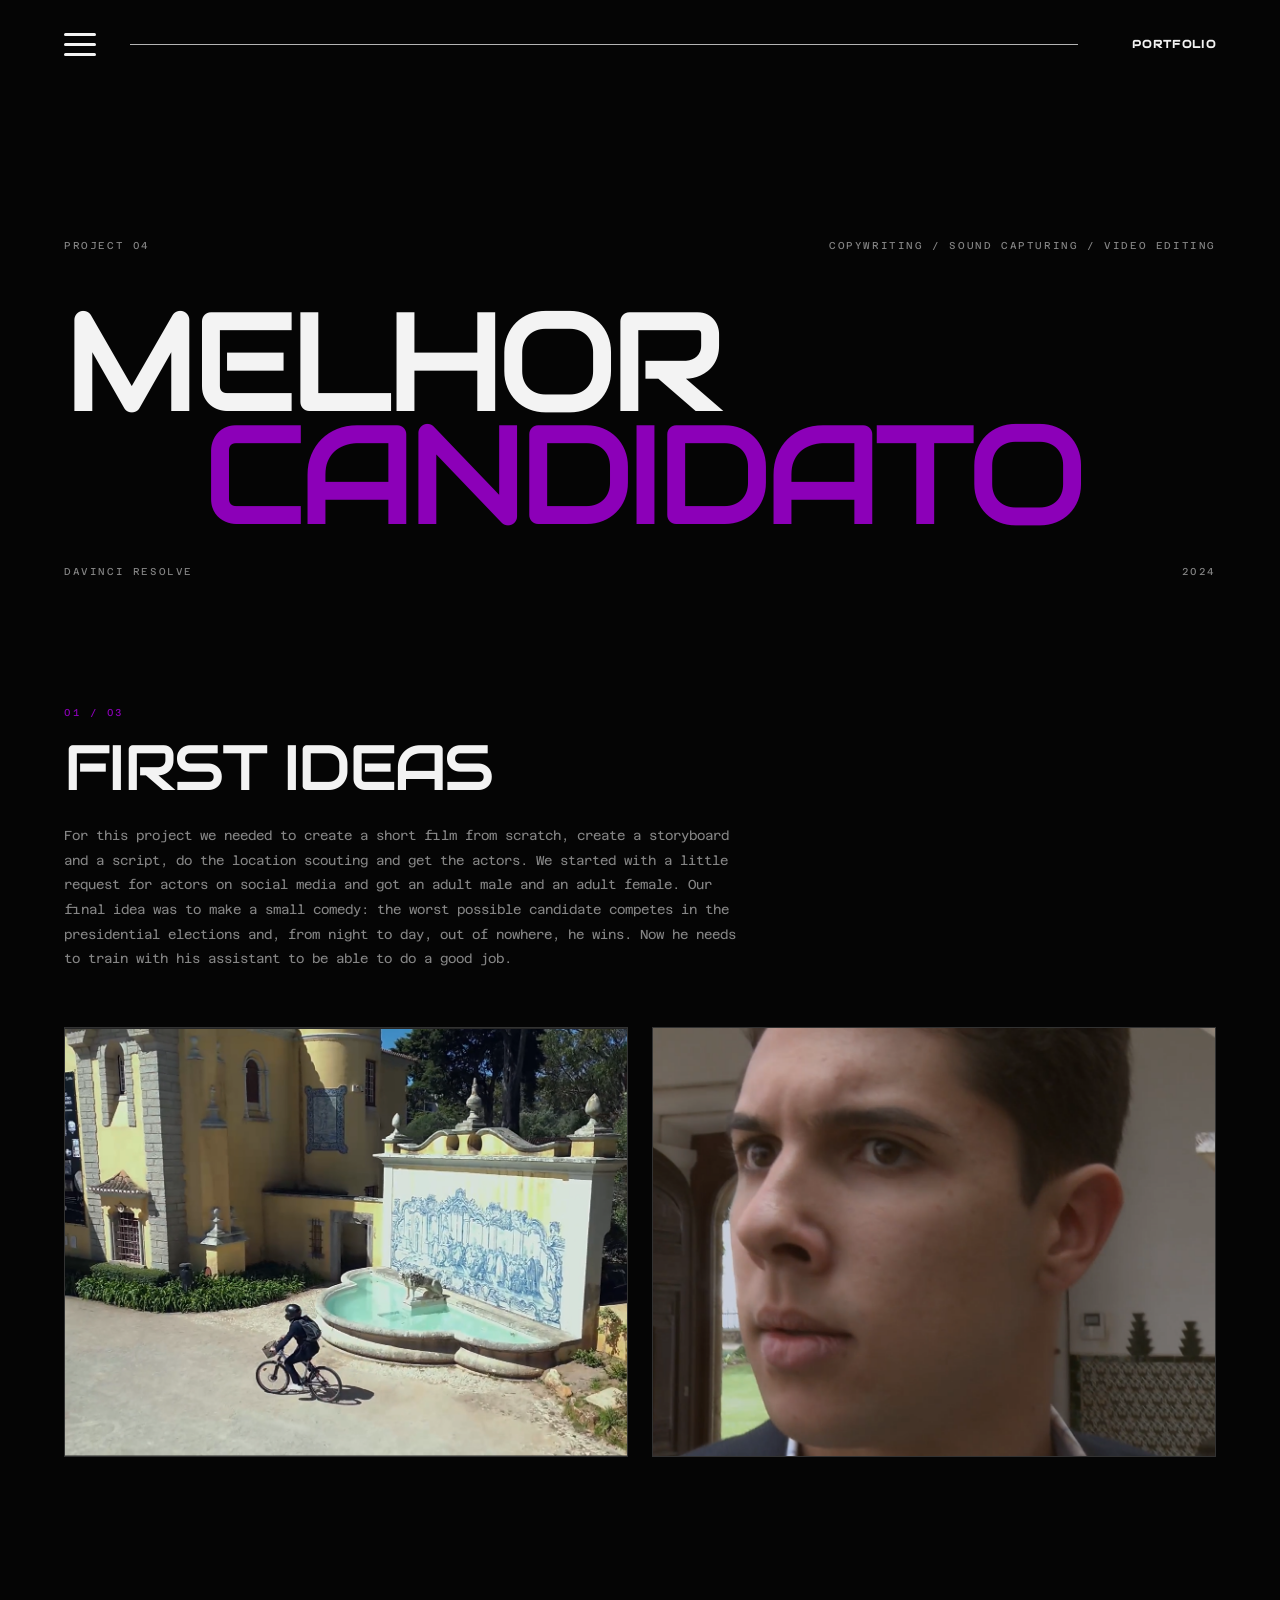
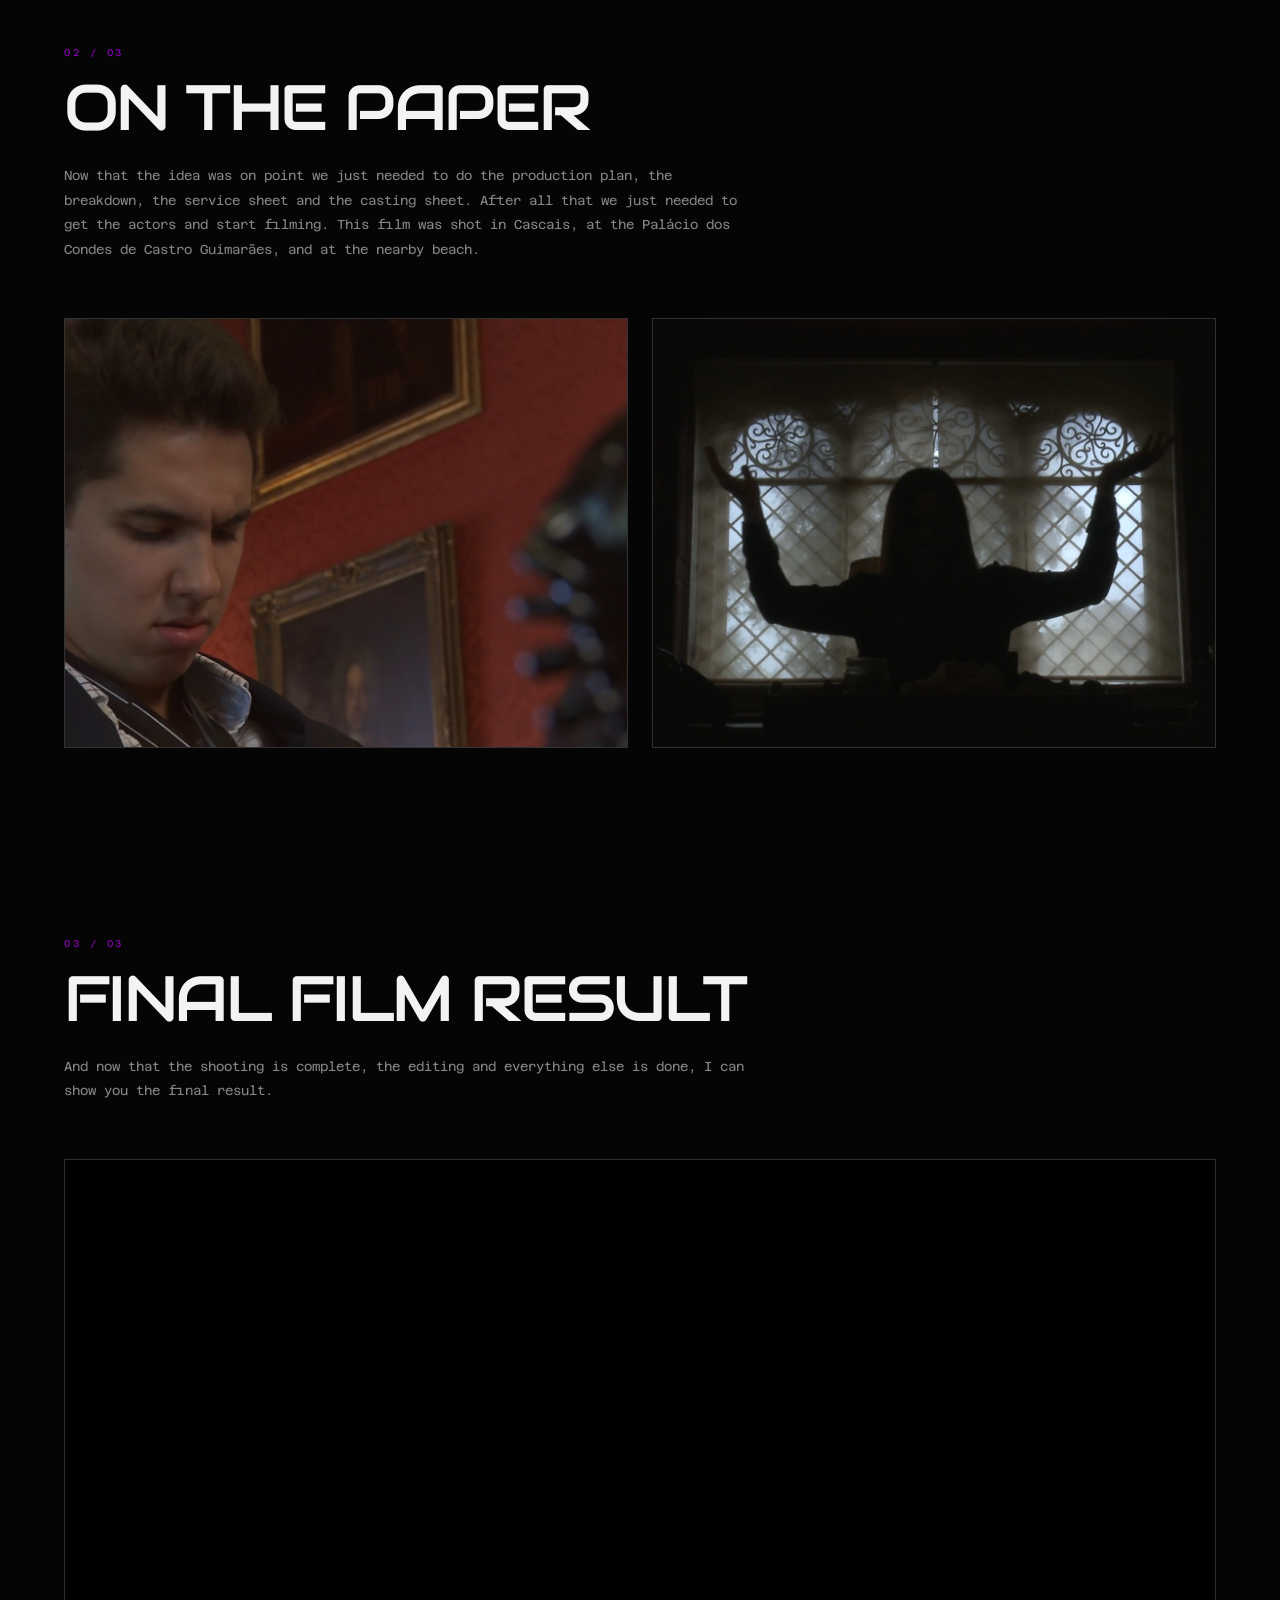
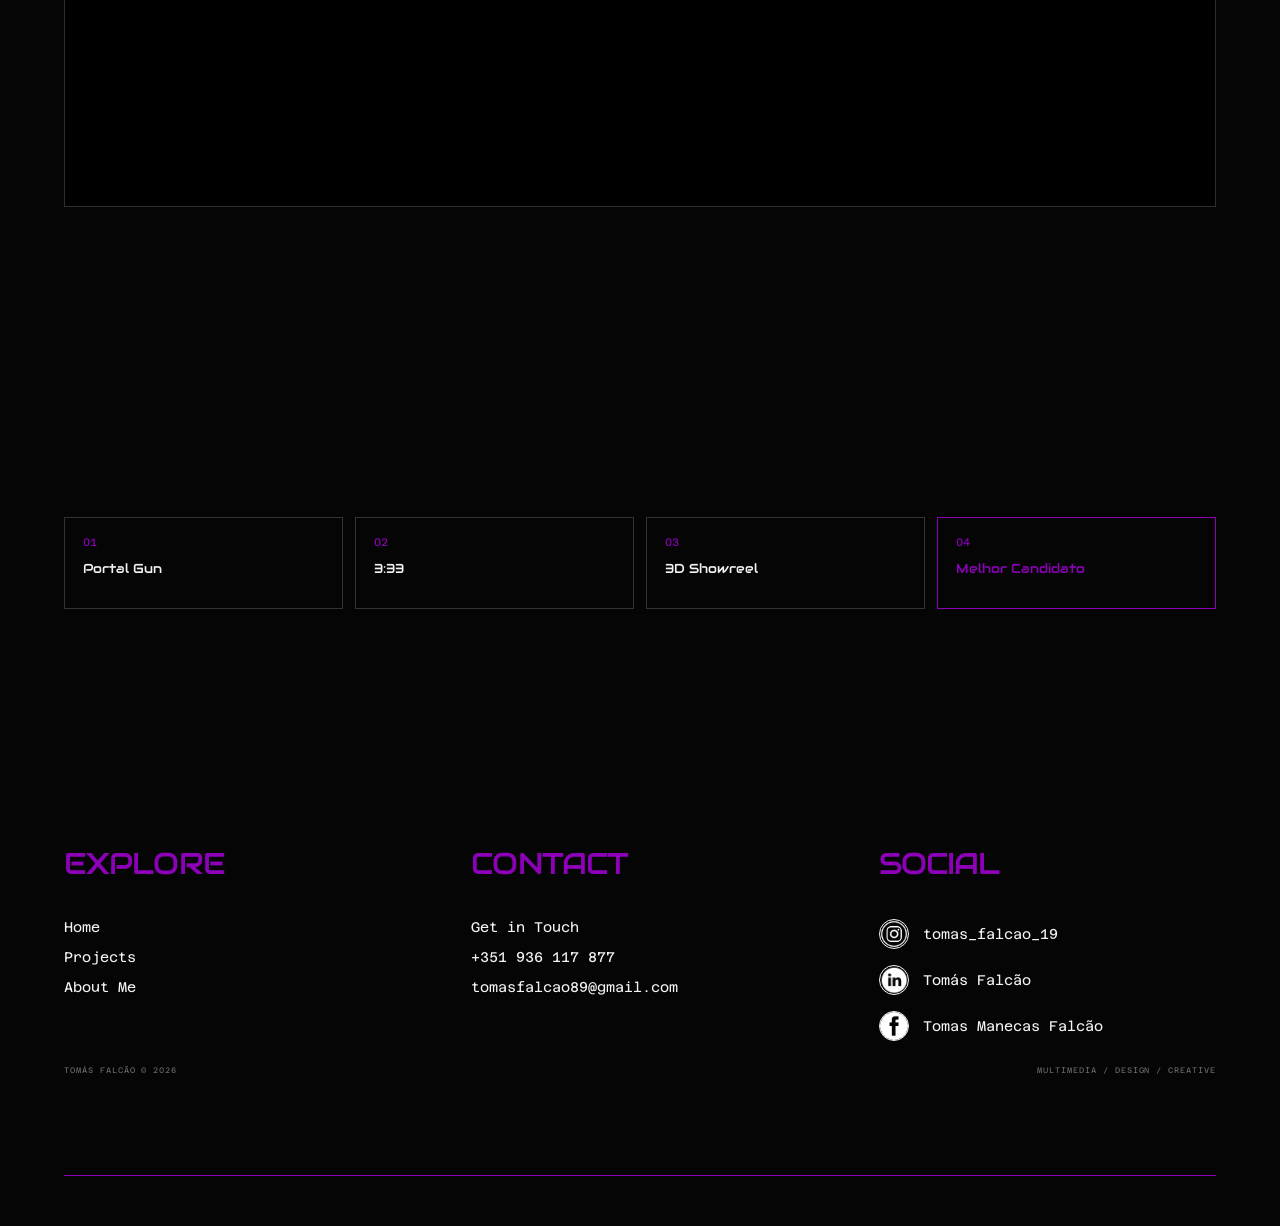
<file: Melhor Candidato.html>
<!DOCTYPE html>
<html lang="en">

<head>

  <meta charset="UTF-8">

  <meta
    name="viewport"
    content="width=device-width, initial-scale=1.0"
  >

  <title>Tomás Falcão — Melhor Candidato</title>

  <link rel="preconnect" href="https://fonts.googleapis.com">
  <link
    rel="preconnect"
    href="https://fonts.gstatic.com"
    crossorigin
  >

  <link
    href="https://fonts.googleapis.com/css2?family=Audiowide&family=Azeret+Mono:wght@400;500;700&display=swap"
    rel="stylesheet"
  >

  <link
    rel="stylesheet"
    href="css/styleprojects.css"
  >

</head>


<body>

  <div id="smooth-wrapper">

    <div id="smooth-content">

      <div class="page-shell">


        <!-- =========================
             TOP BAR
        ========================== -->

        <header class="topbar">

          <button
            class="menu-toggle"
            type="button"
            aria-label="Abrir menu"
            aria-expanded="false"
          >

            <span></span>
            <span></span>
            <span></span>

          </button>


          <div class="menu-line js-menu-line"></div>


          <a
            class="portfolio-label"
            href="index.html"
          >
            PORTFOLIO
          </a>

        </header>


        <!-- =========================
             MENU
        ========================== -->

        <div class="menu-overlay">

          <div class="menu-overlay-inner">

            <nav class="menu-nav">

              <ul>

                <li>
                  <span class="menu-number">01</span>
                  <a href="index.html">HOME</a>
                </li>

                <li>
                  <span class="menu-number">02</span>
                  <a href="about.html">ABOUT</a>
                </li>

                <li>
                  <span class="menu-number">03</span>
                  <a href="index.html?target=projects">WORK</a>
                </li>

                <li>
                  <span class="menu-number">04</span>
                  <a href="index.html?target=footer">CONTACT</a>
                </li>

              </ul>

            </nav>

          </div>

        </div>


        <!-- =========================
             PROJECT
        ========================== -->

        <main class="project-explanation">


          <!-- PROJECT HEADER -->

          <header class="project-page-header">

            <div class="project-page-header-top">

              <span>
                PROJECT 04
              </span>

              <span>
                COPYWRITING / SOUND CAPTURING / VIDEO EDITING
              </span>

            </div>


            <h1 class="project-main-title">

              MELHOR

              <span>
                CANDIDATO
              </span>

            </h1>


            <div class="project-page-header-bottom">

              <span>
                DAVINCI RESOLVE
              </span>

              <span>
                2024
              </span>

            </div>

          </header>


          <!-- =========================
               FIRST BLOCK
          ========================== -->

          <section class="project-block project-first-block">

            <div class="project-copy">

              <span class="project-number">
                01 / 03
              </span>

              <h2 class="project-explanation-title">
                FIRST IDEAS
              </h2>

              <p class="project-explanation-description">

                For this project we needed to create a short film from scratch, create a storyboard and a script, do the location scouting and get the actors.
                We started with a little request for actors on social media and got an adult male and an adult female.
                Our final idea was to make a small comedy: the worst possible candidate competes in the presidential elections and, from night to day, out of nowhere, he wins.
                Now he needs to train with his assistant to be able to do a good job.

              </p>

            </div>


            <div class="project-explanation-image">

              <figure>

                <img
                  src="assets/Melhor candidato/1.png"
                  alt="Melhor Candidato storyboard"
                  loading="lazy"
                >

              </figure>


              <figure>

                <img
                  src="assets/Melhor candidato/2.png"
                  alt="Melhor Candidato filming"
                  loading="lazy"
                >

              </figure>

            </div>

          </section>


          <!-- =========================
               SECOND BLOCK
          ========================== -->

          <section class="project-block project-second-block">

            <div class="project-copy">

              <span class="project-number">
                02 / 03
              </span>

              <h2 class="project-explanation-title">
                ON THE PAPER
              </h2>

              <p class="project-explanation-description">

                Now that the idea was on point we just needed to do the production plan, the breakdown, the service sheet and the casting sheet.
                After all that we just needed to get the actors and start filming.
                This film was shot in Cascais, at the Palácio dos Condes de Castro Guimarães, and at the nearby beach.

              </p>

            </div>


            <div class="project-explanation-image">

              <figure>

                <img
                  src="assets/Melhor candidato/3.png"
                  alt="Melhor Candidato production"
                  loading="lazy"
                >

              </figure>


              <figure>

                <img
                  src="assets/Melhor candidato/4.png"
                  alt="Melhor Candidato filming"
                  loading="lazy"
                >

              </figure>

            </div>

          </section>


          <!-- =========================
               THIRD BLOCK
          ========================== -->

          <section class="project-block project-third-block">

            <div class="project-copy">

              <span class="project-number">
                03 / 03
              </span>

              <h2 class="project-explanation-title">
                FINAL FILM RESULT
              </h2>

              <p class="project-explanation-description">

                And now that the shooting is complete, the editing and everything else is done, I can show you the final result.

              </p>

            </div>


            <div class="project-explanation-video">

              <figure>
<iframe
  class="youtube-embed"
  src="https://www.youtube.com/embed/-rKyxYE0RTQ"
  title="3:33 — Short Film"
  referrerpolicy="strict-origin-when-cross-origin"
  allow="accelerometer; autoplay; clipboard-write; encrypted-media; gyroscope; picture-in-picture; web-share"
  allowfullscreen
></iframe>

              </figure>

            </div>

          </section>


        </main>


        <nav class="project-switcher" aria-label="Project navigation">

          <a class="project-switcher-link" href="Portal Gun.html">
            <span>01</span>
            Portal Gun
          </a>

          <a class="project-switcher-link" href="3-33.html">
            <span>02</span>
            3:33
          </a>

          <a class="project-switcher-link" href="3D Showreel.html">
            <span>03</span>
            3D Showreel
          </a>

          <a class="project-switcher-link is-current" href="Melhor Candidato.html" aria-current="page">
            <span>04</span>
            Melhor Candidato
          </a>

        </nav>


        <!-- =========================
             FOOTER
        ========================== -->

        <footer class="site-footer">

          <div class="site-footer-inner">

            <div class="site-footer-column">

              <h2 class="site-footer-title">
                EXPLORE
              </h2>

              <nav class="site-footer-links">

                <a href="index.html">
                  Home
                </a>

                <a href="index.html?target=projects">
                  Projects
                </a>

                <a href="about.html">
                  About Me
                </a>

              </nav>

            </div>


            <div class="site-footer-column">

              <h2 class="site-footer-title">
                CONTACT
              </h2>

              <div class="site-footer-contact">

                <p>
                  Get in Touch
                </p>

                <a href="tel:+351936117877">
                  +351 936 117 877
                </a>

                <a href="mailto:tomasfalcao89@gmail.com">
                  tomasfalcao89@gmail.com
                </a>

              </div>

            </div>


            <div class="site-footer-column">

              <h2 class="site-footer-title">
                SOCIAL
              </h2>

              <div class="site-footer-social">

                <a
                  href="https://www.instagram.com/tomas_falcao_19/"
                  target="_blank"
                  rel="noopener noreferrer"
                >

                  <span class="footer-social-icon">
                    <img
                      src="assets/instagram.jpg"
                      alt="Instagram"
                    >
                  </span>

                  <span>
                    tomas_falcao_19
                  </span>

                </a>


                <a
                  href="https://www.linkedin.com/in/tom%C3%A1s-falc%C3%A3o-88693b190/"
                  target="_blank"
                  rel="noopener noreferrer"
                >

                  <span class="footer-social-icon">
                    <img
                      src="assets/linkedin.png"
                      alt="LinkedIn"
                    >
                  </span>

                  <span>
                    Tomás Falcão
                  </span>

                </a>


                <a
                  href="https://www.facebook.com/profile.php?id=100006960046990&locale=pt_PT"
                  target="_blank"
                  rel="noopener noreferrer"
                >

                  <span class="footer-social-icon">
                    <img
                      src="assets/facebook.webp"
                      alt="Facebook"
                    >
                  </span>

                  <span>
                    Tomas Manecas Falcão
                  </span>

                </a>

              </div>

            </div>

          </div>


          <div class="site-footer-bottom">

            <span>
              TOMÁS FALCÃO © 2026
            </span>

            <span>
              MULTIMEDIA / DESIGN / CREATIVE
            </span>

          </div>


          <div class="site-footer-line js-footer-line"></div>

        </footer>


      </div>

    </div>

  </div>


  <!-- =========================
       JAVASCRIPT
  ========================== -->

  <script src="js/gsap.min.js"></script>
  <script src="js/ScrollTrigger.min.js"></script>
  <script src="js/ScrollSmoother.min.js"></script>
  <script src="js/scriptprojects.js"></script>

</body>

</html>
</file>
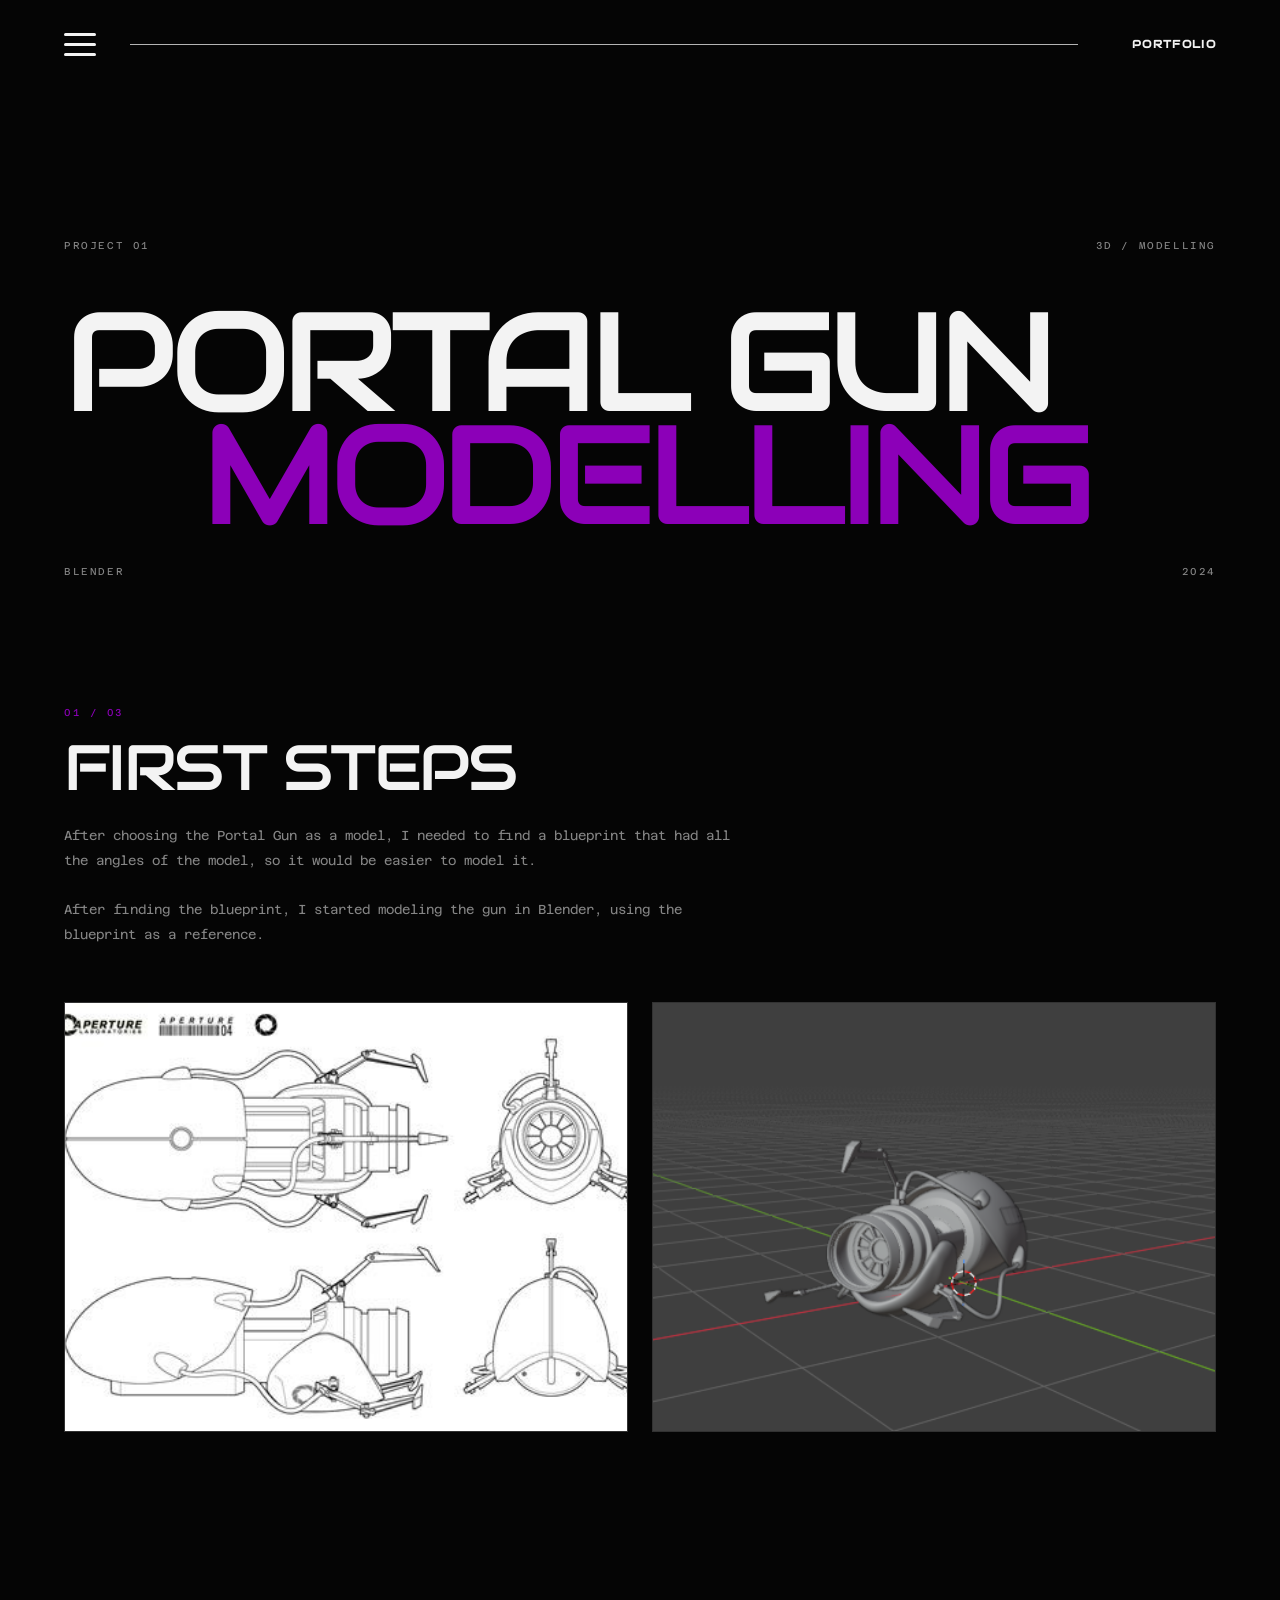
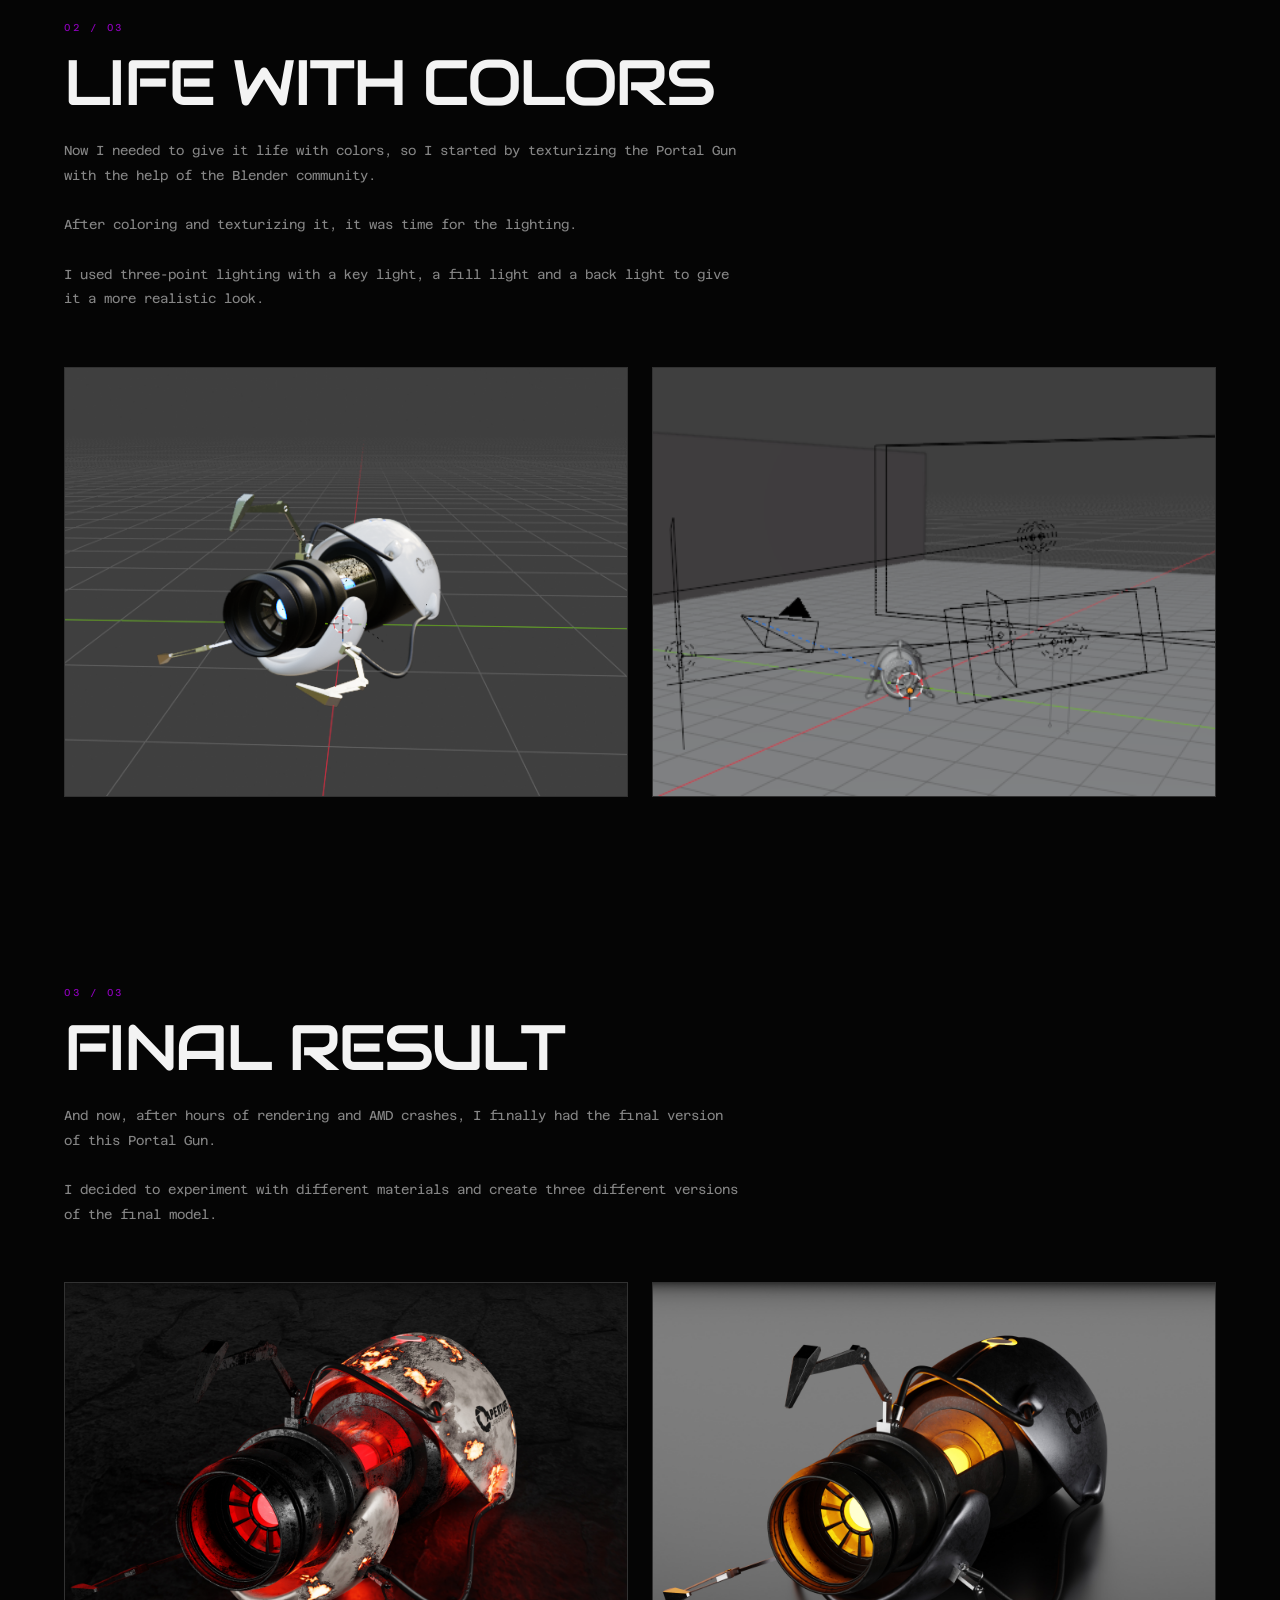
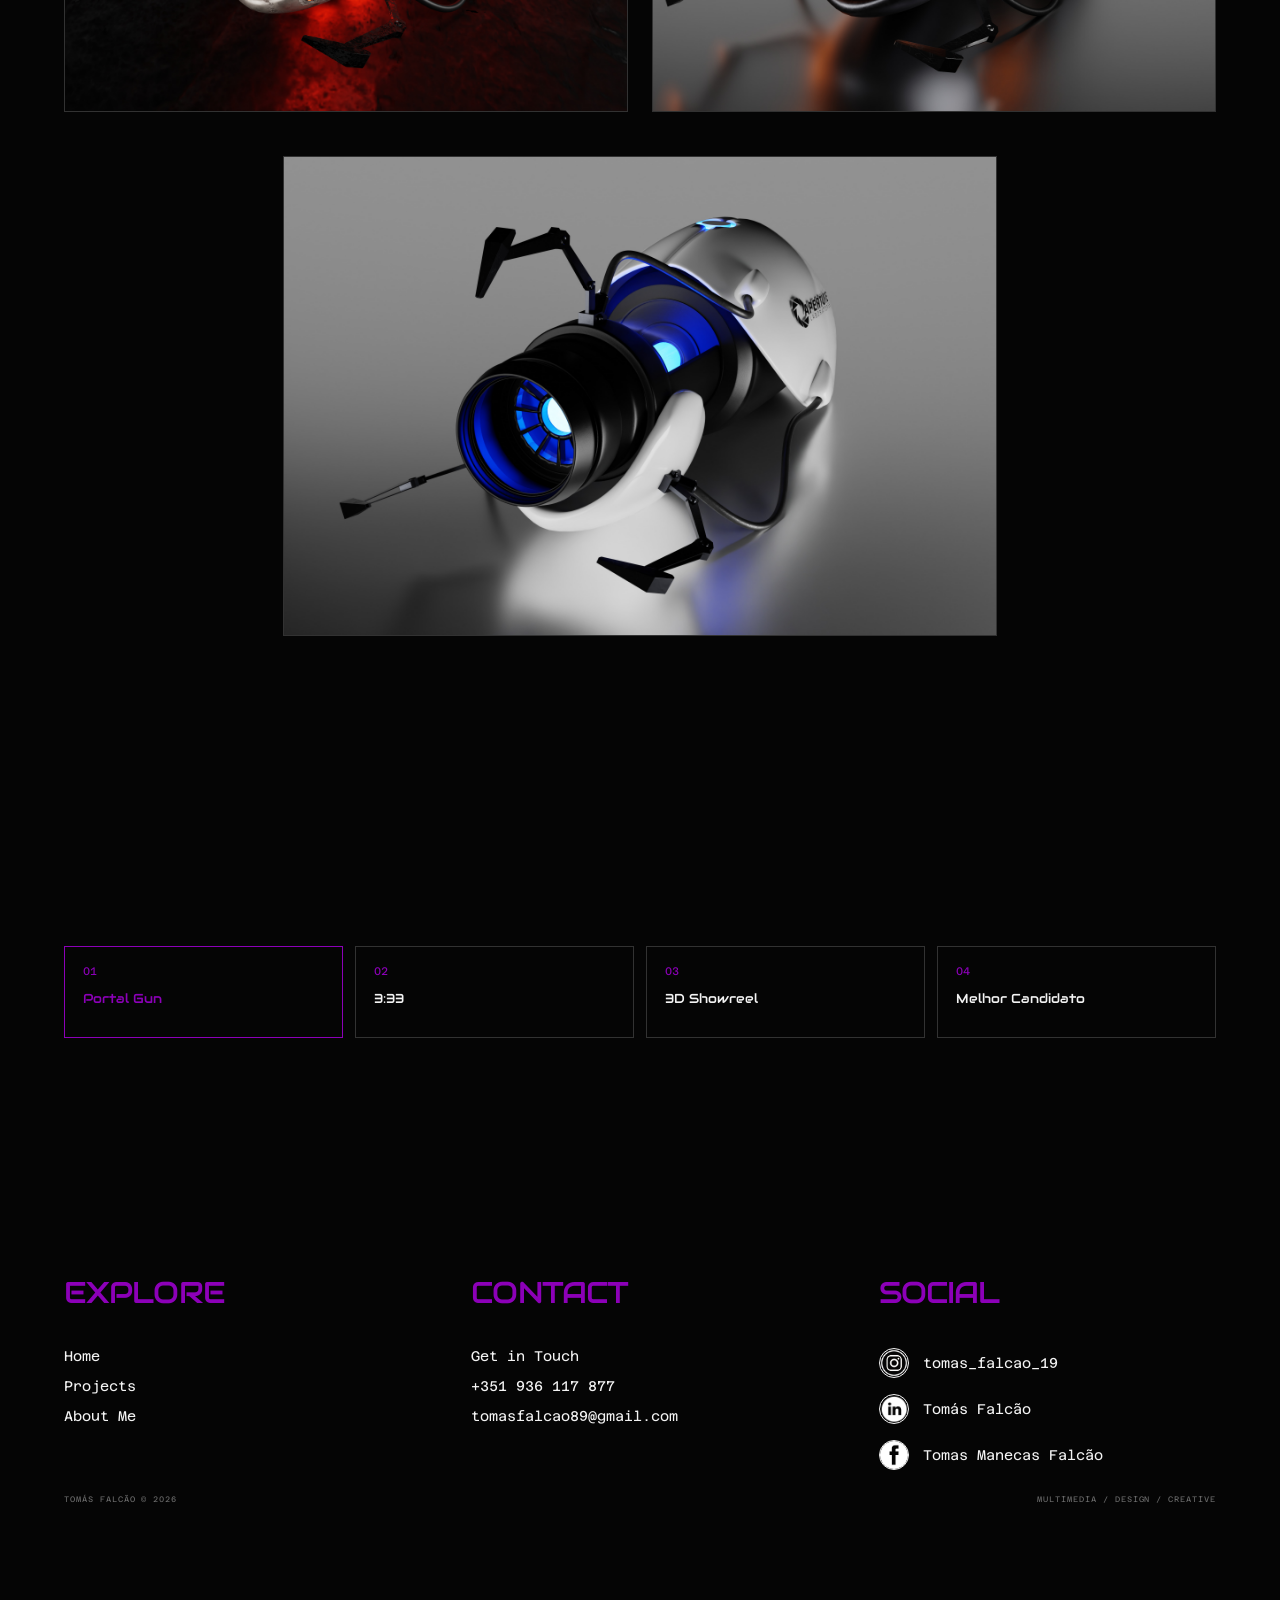
<file: Portal Gun.html>
<!DOCTYPE html>
<html lang="en">

<head>

  <meta charset="UTF-8">

  <meta
    name="viewport"
    content="width=device-width, initial-scale=1.0"
  >

  <title>Tomás Falcão — Portal Gun</title>

  <link rel="preconnect" href="https://fonts.googleapis.com">
  <link
    rel="preconnect"
    href="https://fonts.gstatic.com"
    crossorigin
  >

  <link
    href="https://fonts.googleapis.com/css2?family=Audiowide&family=Azeret+Mono:wght@400;500;700&display=swap"
    rel="stylesheet"
  >

  <link
    rel="stylesheet"
    href="css/styleprojects.css"
  >

</head>


<body>

  <div id="smooth-wrapper">

    <div id="smooth-content">

      <div class="page-shell">


        <!-- =========================
             TOP BAR
        ========================== -->

        <header class="topbar">

          <button
            class="menu-toggle"
            type="button"
            aria-label="Abrir menu"
            aria-expanded="false"
          >

            <span></span>
            <span></span>
            <span></span>

          </button>


          <div class="menu-line js-menu-line"></div>


          <a
            class="portfolio-label"
            href="index.html"
          >
            PORTFOLIO
          </a>

        </header>


        <!-- =========================
             MENU
        ========================== -->

        <!-- =========================
             MENU
        ========================== -->

        <div class="menu-overlay">

          <div class="menu-overlay-inner">

            <nav class="menu-nav">

              <ul>

                <li>
                  <span class="menu-number">01</span>
                  <a href="index.html">HOME</a>
                </li>

                <li>
                  <span class="menu-number">02</span>
                  <a href="about.html">ABOUT</a>
                </li>

                <li>
                  <span class="menu-number">03</span>
                  <a href="index.html?target=projects">WORK</a>
                </li>

                <li>
                  <span class="menu-number">04</span>
                  <a href="index.html?target=footer">CONTACT</a>
                </li>

              </ul>

            </nav>

          </div>

        </div>


        <!-- =========================
             PROJECT
        ========================== -->

        <main class="project-explanation">


          <!-- PROJECT HEADER -->

          <header class="project-page-header">

            <div class="project-page-header-top">

              <span>
                PROJECT 01
              </span>

              <span>
                3D / MODELLING
              </span>

            </div>


            <h1 class="project-main-title">

              PORTAL GUN

              <span>
                MODELLING
              </span>

            </h1>


            <div class="project-page-header-bottom">

              <span>
                BLENDER
              </span>

              <span>
                2024
              </span>

            </div>

          </header>


          <!-- =========================
               FIRST BLOCK
          ========================== -->

          <section class="project-block project-first-block">

            <div class="project-copy">

              <span class="project-number">
                01 / 03
              </span>

              <h2 class="project-explanation-title">
                FIRST STEPS
              </h2>

              <p class="project-explanation-description">

                After choosing the Portal Gun as a model,
                I needed to find a blueprint that had all
                the angles of the model, so it would be
                easier to model it.

                <br><br>

                After finding the blueprint, I started
                modeling the gun in Blender, using the
                blueprint as a reference.

              </p>

            </div>


            <div class="project-explanation-image">

              <figure>

                <img
                  src="assets/3D/Aperture Science.jpeg"
                  alt="Portal Gun blueprint"
                  loading="lazy"
                >

              </figure>


              <figure>

                <img
                  src="assets/3D/model.png"
                  alt="Portal Gun modelling"
                  loading="lazy"
                >

              </figure>

            </div>

          </section>


          <!-- =========================
               SECOND BLOCK
          ========================== -->

          <section class="project-block project-second-block">

            <div class="project-copy">

              <span class="project-number">
                02 / 03
              </span>

              <h2 class="project-explanation-title">
                LIFE WITH COLORS
              </h2>

              <p class="project-explanation-description">

                Now I needed to give it life with colors,
                so I started by texturizing the Portal Gun
                with the help of the Blender community.

                <br><br>

                After coloring and texturizing it,
                it was time for the lighting.

                <br><br>

                I used three-point lighting with a key
                light, a fill light and a back light to
                give it a more realistic look.

              </p>

            </div>


            <div class="project-explanation-image">

              <figure>

                <img
                  src="assets/3D/textura.png"
                  alt="Portal Gun texture"
                  loading="lazy"
                >

              </figure>


              <figure>

                <img
                  src="assets/3D/iluminação.png"
                  alt="Portal Gun lighting"
                  loading="lazy"
                >

              </figure>

            </div>

          </section>


          <!-- =========================
               THIRD BLOCK
          ========================== -->

          <section class="project-block project-third-block">

            <div class="project-copy">

              <span class="project-number">
                03 / 03
              </span>

              <h2 class="project-explanation-title">
                FINAL RESULT
              </h2>

              <p class="project-explanation-description">

                And now, after hours of rendering and AMD
                crashes, I finally had the final version
                of this Portal Gun.

                <br><br>

                I decided to experiment with different
                materials and create three different
                versions of the final model.

              </p>

            </div>


            <div class="project-explanation-image">

              <figure>

                <img
                  src="assets/3D/lava.jpg"
                  alt="Portal Gun lava material"
                  loading="lazy"
                >

              </figure>


              <figure>

                <img
                  src="assets/3D/metal solo.jpg"
                  alt="Portal Gun metallic material"
                  loading="lazy"
                >

              </figure>


              <figure class="project-final-image">

                <img
                  src="assets/3D/normal solo.jpg"
                  alt="Portal Gun final material"
                  loading="lazy"
                >

              </figure>

            </div>

          </section>


        </main>


        <nav class="project-switcher" aria-label="Project navigation">

          <a class="project-switcher-link is-current" href="Portal Gun.html" aria-current="page">
            <span>01</span>
            Portal Gun
          </a>

          <a class="project-switcher-link" href="3-33.html">
            <span>02</span>
            3:33
          </a>

          <a class="project-switcher-link" href="3D Showreel.html">
            <span>03</span>
            3D Showreel
          </a>

          <a class="project-switcher-link" href="Melhor Candidato.html">
            <span>04</span>
            Melhor Candidato
          </a>

        </nav>


        <!-- =========================
             FOOTER
        ========================== -->

        <footer class="site-footer">

          <div class="site-footer-inner">


            <div class="site-footer-column">

              <h2 class="site-footer-title">
                EXPLORE
              </h2>

              <nav class="site-footer-links">

                <a href="index.html">
                  Home
                </a>

                <a href="index.html?target=projects">
                  Projects
                </a>

                <a href="about.html">
                  About Me
                </a>

              </nav>

            </div>


            <div class="site-footer-column">

              <h2 class="site-footer-title">
                CONTACT
              </h2>

              <div class="site-footer-contact">

                <p>
                  Get in Touch
                </p>

                <a href="tel:+351936117877">
                  +351 936 117 877
                </a>

                <a href="mailto:tomasfalcao89@gmail.com">
                  tomasfalcao89@gmail.com
                </a>

              </div>

            </div>


            <div class="site-footer-column">

              <h2 class="site-footer-title">
                SOCIAL
              </h2>

              <div class="site-footer-social">

                <a
                  href="https://www.instagram.com/tomas_falcao_19/"
                  target="_blank"
                  rel="noopener noreferrer"
                >

                  <span class="footer-social-icon">

                    <img
                      src="assets/instagram.jpg"
                      alt="Instagram"
                    >

                  </span>

                  <span>
                    tomas_falcao_19
                  </span>

                </a>


                <a
                  href="https://www.linkedin.com/in/tom%C3%A1s-falc%C3%A3o-88693b190/"
                  target="_blank"
                  rel="noopener noreferrer"
                >

                  <span class="footer-social-icon">

                    <img
                      src="assets/linkedin.png"
                      alt="LinkedIn"
                    >

                  </span>

                  <span>
                    Tomás Falcão
                  </span>

                </a>


                <a
                  href="https://www.facebook.com/profile.php?id=100006960046990&locale=pt_PT"
                  target="_blank"
                  rel="noopener noreferrer"
                >

                  <span class="footer-social-icon">

                    <img
                      src="assets/facebook.webp"
                      alt="Facebook"
                    >

                  </span>

                  <span>
                    Tomas Manecas Falcão
                  </span>

                </a>

              </div>

            </div>

          </div>


          <div class="site-footer-bottom">

            <span>
              TOMÁS FALCÃO © 2026
            </span>

            <span>
              MULTIMEDIA / DESIGN / CREATIVE
            </span>

          </div>


          <div class="site-footer-line js-footer-line"></div>

        </footer>


      </div>

    </div>

  </div>


  <!-- =========================
       JAVASCRIPT
  ========================== -->

  <script src="js/gsap.min.js"></script>
  <script src="js/ScrollTrigger.min.js"></script>
  <script src="js/ScrollSmoother.min.js"></script>
  <script src="js/scriptprojects.js"></script>

</body>

</html>
</file>
<file: css/styleindex.css>
:root {

  --bg: #050505;
  --black: #000000;
  --text: #f3f3f3;
  --muted: #858585;

  --purple: #8c00b8;
  --purple-bright: #b900f0;

  --line: rgba(255, 255, 255, 0.22);
  --line-strong: rgba(255, 255, 255, 0.72);

  --font-heading:
    "Audiowide",
    Arial,
    sans-serif;

  --font-body:
    "Azeret Mono",
    "Courier New",
    monospace;

  --gutter: 5%;

  --menu-bg: #070707;

}


/* =================================
   RESET
================================= */

* {
  box-sizing: border-box;
}

html,
body {

  margin: 0;
  padding: 0;

  min-height: 100%;

  background: var(--bg);
  color: var(--text);

  font-family: var(--font-body);

}

body {
  overflow-x: hidden;
}

body.menu-is-open {
  overflow: hidden;
}

img {
  max-width: 100%;
}

a {
  color: inherit;
}


/* =================================
   SMOOTH SCROLL
================================= */

#smooth-wrapper {

  width: 100%;

  overflow: hidden;

}

#smooth-content {

  width: 100%;

}

.page-shell {

  position: relative;

  width: 100%;

  min-height: 100vh;

  margin: 0 auto;

  background: var(--bg);

}


/* =================================
   TOPBAR
================================= */

.topbar {

  position: fixed;

  top: 18px;
  left: var(--gutter);
  right: var(--gutter);

  z-index: 2000;

  display: grid;

  grid-template-columns:
    48px
    1fr
    120px;

  align-items: center;

  gap: 18px;

  height: 52px;

}


/* =================================
   MENU BUTTON
================================= */

.menu-toggle {

  position: relative;

  z-index: 2100;

  display: flex;

  flex-direction: column;

  justify-content: center;

  gap: 7px;

  width: 32px;
  height: 32px;

  padding: 0;

  border: 0;

  background: transparent;

  cursor: pointer;

}

.menu-toggle span {

  display: block;

  width: 100%;
  height: 3px;

  background: var(--text);

  border-radius: 2px;

  transform-origin: center;

  transition:
    transform 0.35s ease,
    opacity 0.25s ease;

}


/*
   HAMBURGER -> X

   ESTE É O ÚNICO X DO SITE.
*/

.menu-toggle.is-open span:nth-child(1) {

  transform:
    translateY(10px)
    rotate(45deg);

}

.menu-toggle.is-open span:nth-child(2) {

  opacity: 0;

}

.menu-toggle.is-open span:nth-child(3) {

  transform:
    translateY(-10px)
    rotate(-45deg);

}


/* =================================
   MENU LINE
================================= */

.menu-line {

  position: relative;

  width: 100%;
  height: 1px;

  background: var(--line-strong);

  transform-origin: center center;

}


/* =================================
   PORTFOLIO LABEL
================================= */

.portfolio-label {

  justify-self: end;

  font-size: 11px;

  letter-spacing: 0.12em;

  font-weight: 700;

  color: var(--text);

  text-transform: uppercase;

  font-family: var(--font-heading);

  text-decoration: none;

}

.portfolio-label:hover {
  color: var(--purple);
}


/* =================================
   MENU OVERLAY
================================= */

.menu-overlay {

  position: fixed;

  inset: 0;

  width: 100%;
  height: 100vh;
  height: 100dvh;

  z-index: 1500;

  background: var(--menu-bg);

  opacity: 0;

  visibility: hidden;

  pointer-events: none;

  transform: translateY(-100%);

  transition:
    opacity 0.4s ease,
    transform 0.5s cubic-bezier(0.77, 0, 0.175, 1),
    visibility 0s linear 0.5s;

}

.menu-overlay.open {

  opacity: 1;

  visibility: visible;

  pointer-events: auto;

  transform: translateY(0);

  transition:
    opacity 0.4s ease,
    transform 0.5s cubic-bezier(0.77, 0, 0.175, 1),
    visibility 0s linear 0s;

}


/* =================================
   MENU INNER
================================= */

.menu-overlay-inner {

  width: 100%;
  height: 100%;

  padding:
    40px
    var(--gutter)
    50px;

  display: flex;

  flex-direction: column;

}


/* =================================
   MENU NAV
================================= */

.menu-nav {

  margin-top: auto;
  margin-bottom: auto;

  width: 100%;

}

.menu-nav ul {

  margin: 0;
  padding: 0;

  list-style: none;

}

.menu-nav li {

  display: flex;

  align-items: center;

  gap: 30px;

  padding: 8px 0;

}

.menu-nav a {

  display: inline-block;

  font-family: var(--font-heading);

  font-size:
    clamp(
      52px,
      8vw,
      120px
    );

  line-height: 0.9;

  letter-spacing: -0.04em;

  text-transform: uppercase;

  text-decoration: none;

  color: var(--text);

  transition:
    color 0.3s ease,
    transform 0.3s ease;

}

.menu-number {

  width: 30px;

  font-family: var(--font-heading);

  font-size: 12px;

  letter-spacing: 0.05em;

  color:
    rgba(243, 243, 243, 0.35);

}

.menu-nav a:hover {

  color: var(--purple);

  transform: translateX(15px);

}


/* =================================
   GENERIC
================================= */

h1,
h2,
h3,
h4,
h5,
h6 {

  font-family: var(--font-heading);

}

p {
  font-family: var(--font-body);
}


/* =================================
   INTRO
================================= */

.intro {

  position: relative;

  width: 100%;
  height: 100vh;

  background:
    radial-gradient(
      circle at 50% 50%,
      rgba(140, 0, 184, 0.08),
      transparent 38%
    ),
    #000;

  overflow: hidden;

}

.intro-grid,
.summary-grid,
.contact-grid {

  position: absolute;

  inset: 0;

  pointer-events: none;

  opacity: 0.16;

  background-image:

    linear-gradient(
      rgba(255,255,255,0.04) 1px,
      transparent 1px
    ),

    linear-gradient(
      90deg,
      rgba(255,255,255,0.04) 1px,
      transparent 1px
    );

  background-size:
    100px 100px;

}

.intro-grid::after,
.summary-grid::after,
.contact-grid::after {

  content: "";

  position: absolute;

  inset: 0;

  background:
    radial-gradient(
      circle at center,
      transparent 0%,
      #000 78%
    );

}

.intro-content {

  position: absolute;

  inset: 0;

  display: flex;

  align-items: center;
  justify-content: center;

  text-align: center;

  padding:
    0
    var(--gutter);

}

.intro-text {

  position: absolute;

  width: 100%;

  padding: 0 30px;

  line-height: 1.05;

  font-weight: 600;

  letter-spacing: -0.05em;

  text-transform: uppercase;

}

.intro-text h2 {

  margin: 0;

  font-size:
    clamp(
      48px,
      7vw,
      110px
    );

  line-height: 0.94;

}

.intro-text span {
  color: var(--purple);
}

.text-one {

  opacity: 0;

  transform:
    translateY(80px);

}

.text-two {

  opacity: 0;

  transform:
    translateY(120px);

}


/* =================================
   SUMMARY
================================= */

.summary {

  position: relative;

  width: 100%;
  min-height: 100vh;

  background:
    radial-gradient(
      circle at 15% 50%,
      rgba(140,0,184,0.12),
      transparent 35%
    ),
    #080808;

  display: flex;

  align-items: center;

  overflow: hidden;

}

.summary-inner {

  position: relative;

  z-index: 2;

  width: 100%;

  min-height: 100vh;

  display: grid;

  grid-template-columns:
    minmax(360px, 520px)
    1fr;

  align-items: center;

  gap: 9vw;

  padding:
    100px
    var(--gutter);

}

.summary-image {

  position: relative;

  width: min(520px, 100%);

  aspect-ratio: 0.75;

}

.summary-image-glow {

  position: absolute;

  inset: -80px;

  background:
    radial-gradient(
      circle,
      rgba(140,0,184,0.20),
      transparent 65%
    );

  filter: blur(25px);

  z-index: -1;

}

.summary-image-border {

  position: absolute;

  inset: 0;

  border:
    1px solid
    var(--purple);

  border-radius: 42px;

  transform:
    translate(-16px, -16px);

  z-index: 0;

}

.summary-image-placeholder {

  position: absolute;

  inset: 10px;

  background: #222;

  border-radius: 34px;

  overflow: hidden;

  z-index: 1;

}

.summary-image-placeholder img {

  width: 100%;
  height: 100%;

  object-fit: cover;

  display: block;

  filter: grayscale(15%);

}

.summary-text {

  position: relative;

  width: 100%;

  max-width: 760px;

  color: var(--text);

}

.section-kicker {

  margin-bottom: 28px;

  color: var(--purple-bright);

  font-size: 11px;

  letter-spacing: 0.14em;

}

.summary-text h2 {

  margin: 0 0 45px;

  font-size:
    clamp(
      48px,
      5vw,
      88px
    );

  line-height: 0.88;

  letter-spacing: -0.055em;

}

.summary-text h2 span {
  color: var(--purple);
}

.summary-text p {

  max-width: 760px;

  margin:
    0 0 24px;

  font-size:
    clamp(
      13px,
      1vw,
      16px
    );

  line-height: 1.55;

  color:
    rgba(243,243,243,0.78);

}


/* =================================
   WORK
================================= */

.work {

  position: relative;

  width: 100%;
  height: 100vh;

  overflow: hidden;

  background: #050505;

}

.work-header {

  position: absolute;

  z-index: 100;

  top: 38px;

  left: var(--gutter);
  right: var(--gutter);

  display: flex;

  justify-content: space-between;

  font-size: 10px;

  letter-spacing: 0.12em;

  color:
    rgba(255,255,255,0.55);

}

.work-track {

  display: flex;

  flex-direction: row;

  flex-wrap: nowrap;

  width: max-content;

  height: 100%;

  align-items: stretch;

  will-change: transform;

}


/* =================================
   PROJECT
================================= */

.project {

  position: relative;

  flex:
    0 0 100vw;

  width: 100vw;
  min-width: 100vw;

  height: 100vh;

  overflow: hidden;

  background:

    radial-gradient(
      circle at 45% 45%,
      rgba(140,0,184,0.07),
      transparent 35%
    ),

    #050505;

}

.project::before {

  content: "";

  position: absolute;

  inset: 0;

  background:
    linear-gradient(
      90deg,
      transparent 0%,
      rgba(255,255,255,0.025) 50%,
      transparent 100%
    );

  pointer-events: none;

}

.project-bg-number {

  position: absolute;

  z-index: 0;

  right: 3%;

  bottom: -13%;

  font-family: var(--font-heading);

  font-size:
    clamp(
      300px,
      38vw,
      700px
    );

  line-height: 0.7;

  color:
    rgba(140,0,184,0.045);

  pointer-events: none;

}

.project-meta {

  position: absolute;

  z-index: 50;

  top: 68px;

  left: 6%;
  right: var(--gutter);

  display: flex;

  justify-content: space-between;

  font-size: 9px;

  letter-spacing: 0.12em;

  color:
    rgba(255,255,255,0.6);

}


/* =================================
   PROJECT LINES
================================= */

.project-line {

  position: absolute;

  z-index: 40;

  pointer-events: none;

  background: var(--purple);

}

.project-line-top {

  top: 21px;

  left: var(--gutter);
  right: var(--gutter);

  height: 1px;

}

.project-line-left {

  top: 21px;

  left: var(--gutter);

  width: 1px;

  height: 116px;

}

.project-line-bottom {

  right: var(--gutter);

  bottom: 21px;

  left: 38%;

  height: 1px;

}

.project-line-right {

  right: var(--gutter);

  bottom: 21px;

  width: 1px;

  height: 116px;

}


/* =================================
   PROJECT IMAGES
================================= */

.project-image {

  position: absolute;

  overflow: hidden;

  z-index: 10;

  background: #111;

}

.project-image::after {

  content: "";

  position: absolute;

  inset: 0;

  background:
    linear-gradient(
      135deg,
      transparent 40%,
      rgba(140,0,184,0.10)
    );

  pointer-events: none;

}

.project-image img {

  width: 100%;
  height: 100%;

  display: block;

  object-fit: cover;

  border:
    1px solid
    rgba(255,255,255,0.65);

  transition:
    transform 0.8s ease;

}

.project-image-one {

  width: 43%;

  height: 55%;

  left: 9%;

  top: 13%;

}

.project-image-two {

  width: 43%;

  height: 55%;

  left: 31%;

  top: 38%;

}

.project-image-one img:hover {

  transform:
    scale(1.05);

}

.project-image-two img:hover {

  transform:
    scale(1.05);

}


/* =================================
   PROJECT TITLE
================================= */

.project-title {

  position: absolute;

  z-index: 30;

  left: 58%;

  top: 28%;

  width: 38%;

}

.project-index {

  display: block;

  margin-bottom: 14px;

  color: var(--purple-bright);

  font-size: 11px;

  letter-spacing: 0.15em;

}

.project-title h2 {

  margin: 0;

  font-size:
    clamp(
      52px,
      6vw,
      105px
    );

  line-height: 0.84;

  letter-spacing: -0.055em;

  color: var(--text);

}

.project-title h2 em {

  color: var(--purple);

  font-style: normal;

}


/* =================================
   PROJECT DESCRIPTION
================================= */

.project-description {

  position: absolute;

  z-index: 30;

  left: 67%;

  bottom: 12%;

  width: 24%;

}

.description-label {

  display: block;

  margin-bottom: 14px;

  color: var(--purple-bright);

  font-size: 9px;

  letter-spacing: 0.12em;

}

.project-description p {

  margin: 0;

  font-size: 11px;

  line-height: 1.55;

  letter-spacing: -0.015em;

  color:
    rgba(243,243,243,0.75);

}


/* =================================
   PROJECT TOOLS
================================= */

.project-tools {

  position: absolute;

  z-index: 40;

  left: var(--gutter);

  bottom: 27px;

  font-size: 8px;

  letter-spacing: 0.14em;

  color:
    rgba(255,255,255,0.5);

}


/* =================================
   WORK PROGRESS
================================= */

.work-progress {

  position: absolute;

  z-index: 100;

  bottom: 40px;

  left: 50%;

  transform:
    translateX(-50%);

  display: flex;

  align-items: center;

  gap: 14px;

  font-size: 9px;

  letter-spacing: 0.1em;

  color:
    rgba(255,255,255,0.5);

}

.work-progress-line {

  width: 120px;

  height: 1px;

  background:
    rgba(255,255,255,0.25);

}

.work-progress-current {

  color: var(--purple-bright);

}


/* =================================
   CONTACT
================================= */

.contact-cta {

  position: relative;

  width: 100%;
  height: 100vh;

  background:

    radial-gradient(
      circle at center,
      rgba(140,0,184,0.10),
      transparent 40%
    ),

    #000;

  overflow: hidden;

}

.contact-cta-content {

  position: absolute;

  inset: 0;

  display: flex;

  align-items: center;
  justify-content: center;

  text-align: center;

  padding:
    0 var(--gutter);

}

.contact-cta-text {

  position: absolute;

  width: 100%;

  padding: 0 30px;

  text-transform: uppercase;

}

.cta-small {

  display: block;

  margin-bottom: 24px;

  color: var(--purple);

  font-size: 11px;

  letter-spacing: 0.14em;

}

.contact-cta-text h2 {

  margin: 0;

  font-family: var(--font-heading);

  font-size:
    clamp(
      48px,
      8vw,
      125px
    );

  line-height: 0.9;

  letter-spacing: -0.055em;

}

.contact-cta-text span {
  color: var(--purple);
}

.contact-cta-text-one {

  opacity: 0;

  transform:
    translateY(80px);

}

.contact-cta-text-two {

  opacity: 0;

  transform:
    translateY(120px);

}


/* =================================
   FOOTER
================================= */

.site-footer {

  position: relative;

  width: 100%;

  padding:
    120px
    0
    50px;

  background: #050505;

  color: var(--text);

  overflow: hidden;

}

.site-footer-inner {

  position: relative;

  z-index: 2;

  display: grid;

  grid-template-columns:
    repeat(3, minmax(0, 1fr));

  gap: 48px 70px;

  width: 100%;

  max-width: 1440px;

  margin: 0 auto;

  padding:
    0 var(--gutter);

}

.site-footer-column {

  position: relative;

}

.site-footer-title {

  margin:
    0 0 40px;

  font-family: var(--font-heading);

  font-size: 30px;

  font-weight: 400;

  line-height: 1;

  letter-spacing: -0.03em;

  color: var(--purple);

}

.site-footer-links {

  display: flex;

  flex-direction: column;

  align-items: flex-start;

  gap: 14px;

}

.site-footer-links a {

  color: var(--text);

  font-family: var(--font-body);

  font-size: 14px;

  text-decoration: none;

  transition:
    color 0.25s ease;

}

.site-footer-links a:hover {
  color: var(--purple);
}

.site-footer-contact {

  display: flex;

  flex-direction: column;

  align-items: flex-start;

  gap: 14px;

}

.site-footer-contact p {

  margin: 0;

  font-size: 14px;

}

.site-footer-contact a {

  color: var(--text);

  font-size: 14px;

  text-decoration: none;

  transition:
    color 0.25s ease;

}

.site-footer-contact a:hover {
  color: var(--purple);
}

.site-footer-social {

  display: flex;

  flex-direction: column;

  align-items: flex-start;

  gap: 16px;

}

.site-footer-social a {

  display: flex;

  flex-direction: row;

  align-items: center;

  gap: 14px;

  color: var(--text);

  font-family: var(--font-body);

  font-size: 14px;

  text-decoration: none;

  transition:
    color 0.25s ease;

}

.site-footer-social a:hover {
  color: var(--purple);
}

.footer-social-icon {

  display: flex;

  flex: 0 0 30px;

  width: 30px;
  height: 30px;

  align-items: center;
  justify-content: center;

  border:
    1px solid
    var(--text);

  border-radius: 50%;

  overflow: hidden;

  transition:
    border-color 0.25s ease;

}

.footer-social-icon img {

  display: block;

  width: 100%;
  height: 100%;

  object-fit: cover;

}

.site-footer-social a:hover
.footer-social-icon {

  border-color:
    var(--purple);

}

.site-footer-line {

  width: calc(100% - 10%);

  height: 1px;

  margin:
    100px auto 0;

  background:
    var(--purple);

}

.site-footer-bottom {

  display: flex;

  justify-content: space-between;

  width: 90%;

  margin:
    25px auto 0;

  font-size: 8px;

  letter-spacing: 0.12em;

  color:
    rgba(255,255,255,0.4);

}


/* =================================
   RESPONSIVE
================================= */

@media (max-width: 900px) {

  :root {
    --gutter: 6%;
  }

  .topbar {

    grid-template-columns:
      40px
      1fr
      90px;

    transition:
      transform 0.45s ease;

  }

  .topbar.is-scroll-centered .menu-toggle {

    position: absolute;

    left: 50%;

    width: 64px;

    transform: translateX(-50%);

  }

  .topbar.is-scroll-centered .menu-toggle span {
    width: 64px;
  }

  .topbar .menu-line,
  .topbar .portfolio-label {

    transition:
      opacity 0.3s ease,
      visibility 0.3s ease;

  }

  .topbar.is-scroll-centered .menu-line,
  .topbar.is-scroll-centered .portfolio-label {

    opacity: 0;

    visibility: hidden;

    pointer-events: none;

  }

  .summary-inner {

    grid-template-columns: 1fr;

    gap: 60px;

    padding:
      120px
      var(--gutter);

  }

  .summary-image {

    width: min(400px, 75vw);

    margin: 0 auto;

  }

  .summary-text {
    text-align: left;
  }

  .project-image-one {

    width: 52%;

    height: 43%;

    left: 7%;

    top: 15%;

  }

  .work-header {

    top: 34px;

    font-size: 9px;

  }

  .project-meta {

    top: 72px;

    left: 6%;
    right: 6%;

    display: grid;

    grid-template-columns:
      minmax(0, 1fr)
      minmax(0, 1fr);

    gap: 14px;

    line-height: 1.4;

  }

  .project-meta span:last-child {

    text-align: right;

  }

  .project-image-two {

    width: 52%;

    height: 43%;

    left: 24%;

    top: 40%;

  }

  .project-title {

    left: 54%;

    top: 23%;

    width: 43%;

  }

  .project-title h2 {

    font-size:
      clamp(
        42px,
        7vw,
        75px
      );

  }

  .project-description {

    left: 58%;

    width: 34%;

    bottom: 12%;

  }

  .site-footer-inner {

    grid-template-columns: 1fr;

    gap: 70px;

  }

}


@media (max-width: 800px) {

  .work {

    height: auto;

    overflow: visible;

  }

  .work-header {

    position: relative;

    top: auto;
    left: auto;
    right: auto;

    padding:
      34px
      var(--gutter)
      20px;

  }

  .work-track {

    flex-direction: column;

    width: 100%;

    height: auto;

  }

  .project {

    flex: none;

    width: 100%;
    min-width: 0;

  }

}


@media (max-width: 600px) {

  .topbar {

    top: 12px;

  }

  .portfolio-label {
    font-size: 9px;
  }

  .intro-text {
    padding: 0 10px;
  }

  .intro-text h2 {

    font-size:
      clamp(
        38px,
        11vw,
        62px
      );

  }

  .summary-inner {

    padding-top: 100px;

  }

  .summary-text h2 {

    font-size: 48px;

  }

  .work-header {

    top: 34px;

    font-size: 8px;

  }

  .project-meta {

    top: 72px;

    grid-template-columns: 1fr;

    gap: 5px;

    font-size: 8px;

  }

  .project-meta span:last-child {

    text-align: left;

  }

  .project-image-one {

    width: 68%;

    height: 36%;

    left: 6%;

    top: 16%;

  }

  .project-image-two {

    width: 68%;

    height: 36%;

    left: 20%;

    top: 39%;

  }

  .project-title {

    left: 12%;

    top: 57%;

    width: 80%;

  }

  .project-title h2 {

    font-size:
      clamp(
        42px,
        12vw,
        65px
      );

  }

  .project-description {

    left: 12%;

    right: 10%;

    width: auto;

    bottom: 8%;

  }

  .project-tools {

    display: none;

  }

  .work-progress {
    display: none;
  }

  .site-footer {

    padding-top: 90px;

  }

  .site-footer-bottom {

    flex-direction: column;

    gap: 10px;

  }

  .menu-nav li {

    gap: 15px;

  }

  .menu-number {

    width: 20px;

    font-size: 9px;

  }

  .menu-nav a {

    font-size:
      clamp(
        40px,
        13vw,
        70px
      );

  }

}
</file>
<file: css/styleprojects.css>
:root {

  --bg: #050505;
  --black: #000000;

  --text: #f3f3f3;
  --muted: #858585;

  --purple: #8c00b8;
  --purple-bright: #b900f0;

  --line: rgba(255, 255, 255, 0.18);
  --line-strong: rgba(255, 255, 255, 0.7);

  --font-heading:
    "Audiowide",
    Arial,
    sans-serif;

  --font-body:
    "Azeret Mono",
    "Courier New",
    monospace;

  --gutter: 5%;

  --menu-bg: #070707;

}


/* =================================
   RESET
================================= */

* {
  box-sizing: border-box;
}


html,
body {

  margin: 0;
  padding: 0;

  min-height: 100%;

  background: var(--bg);
  color: var(--text);

  font-family: var(--font-body);

}


body {
  overflow-x: hidden;
}


body.menu-is-open {
  overflow: hidden;
}


img {
  max-width: 100%;
}


a {
  color: inherit;
}


/* =================================
   SMOOTH SCROLL
================================= */

#smooth-wrapper {

  width: 100%;

  overflow: hidden;

}


#smooth-content {

  width: 100%;

}


.page-shell {

  position: relative;

  width: 100%;
  max-width: 1920px;

  min-height: 100vh;

  margin: 0 auto;

  background: var(--bg);

}


/* =================================
   TOPBAR
================================= */

.topbar {

  position: fixed;

  top: 18px;
  left: var(--gutter);
  right: var(--gutter);

  z-index: 2000;

  display: grid;

  grid-template-columns:
    48px
    1fr
    120px;

  align-items: center;

  gap: 18px;

  height: 52px;

}


/* =================================
   MENU BUTTON
================================= */

.menu-toggle {

  position: relative;

  z-index: 2100;

  display: flex;

  flex-direction: column;

  justify-content: center;

  gap: 7px;

  width: 32px;
  height: 32px;

  padding: 0;

  border: 0;

  background: transparent;

  cursor: pointer;

}


.menu-toggle span {

  display: block;

  width: 100%;
  height: 3px;

  background: var(--text);

  border-radius: 2px;

  transform-origin: center;

  transition:
    transform 0.35s ease,
    opacity 0.25s ease;

}


.menu-toggle.is-open span:nth-child(1) {

  transform:
    translateY(10px)
    rotate(45deg);

}


.menu-toggle.is-open span:nth-child(2) {
  opacity: 0;
}


.menu-toggle.is-open span:nth-child(3) {

  transform:
    translateY(-10px)
    rotate(-45deg);

}


/* =================================
   MENU LINE
================================= */

.menu-line {

  position: relative;

  width: 100%;
  height: 1px;

  background: var(--line-strong);

  transform-origin: center center;

}


/* =================================
   PORTFOLIO LABEL
================================= */

.portfolio-label {

  justify-self: end;

  font-family: var(--font-heading);

  font-size: 11px;

  letter-spacing: 0.12em;

  font-weight: 700;

  color: var(--text);

  text-transform: uppercase;

  text-decoration: none;

  transition: color 0.3s ease;

}


.portfolio-label:hover {
  color: var(--purple);
}


/* =================================
   MENU
================================= */

.menu-overlay {

  position: fixed;

  inset: 0;

  width: 100%;
  height: 100vh;
  height: 100dvh;

  z-index: 1500;

  background: var(--menu-bg);

  opacity: 0;

  visibility: hidden;

  pointer-events: none;

  transform: translateY(-100%);

  transition:
    opacity 0.4s ease,
    transform 0.5s cubic-bezier(0.77, 0, 0.175, 1),
    visibility 0s linear 0.5s;

}


.menu-overlay.open {

  opacity: 1;

  visibility: visible;

  pointer-events: auto;

  transform: translateY(0);

  transition:
    opacity 0.4s ease,
    transform 0.5s cubic-bezier(0.77, 0, 0.175, 1),
    visibility 0s linear 0s;

}


.menu-overlay-inner {

  width: 100%;
  height: 100%;

  padding:
    40px
    var(--gutter)
    50px;

  display: flex;

  flex-direction: column;

}


.menu-nav {

  margin-top: auto;
  margin-bottom: auto;

  width: 100%;

}


.menu-nav ul {

  margin: 0;
  padding: 0;

  list-style: none;

}


.menu-nav li {

  display: flex;

  align-items: center;

  gap: 30px;

  padding: 8px 0;

}


.menu-nav a {

  display: inline-block;

  font-family: var(--font-heading);

  font-size:
    clamp(
      52px,
      8vw,
      120px
    );

  line-height: 0.9;

  letter-spacing: -0.04em;

  text-transform: uppercase;

  text-decoration: none;

  color: var(--text);

  transition:
    color 0.3s ease,
    transform 0.3s ease;

}


.menu-number {

  width: 30px;

  font-family: var(--font-heading);

  font-size: 12px;

  letter-spacing: 0.05em;

  color:
    rgba(243, 243, 243, 0.35);

}


.menu-nav a:hover {

  color: var(--purple);

  transform: translateX(15px);

}


/* =================================
   PROJECT PAGE
================================= */

.project-explanation {

  width: 100%;

  padding:
    160px
    var(--gutter)
    120px;

}


.project-explanation-inner {

  width: 100%;

  max-width: 1400px;

  margin: 0 auto;

}


/* =================================
   PROJECT HEADER
================================= */

.project-page-header {

  padding:
    80px 0
    130px;

}


.project-page-header-top,
.project-page-header-bottom {

  display: flex;

  justify-content: space-between;

  align-items: center;

  width: 100%;

  font-size: 10px;

  letter-spacing: 0.16em;

  color: var(--muted);

}


.project-page-header-bottom {

  margin-top: 35px;

}


.project-main-title {

  margin: 55px 0 0;

  font-family: var(--font-heading);

  font-size:
    clamp(
      65px,
      11vw,
      170px
    );

  line-height: 0.8;

  letter-spacing: -0.06em;

  font-weight: 400;

}


.project-main-title span {

  display: block;

  margin-left: 12%;

  color: var(--purple);

}


/* =================================
   PROJECT BLOCK
================================= */

.project-block {

  width: 100%;

  margin-bottom: 190px;

}


/* =================================
   PROJECT COPY
================================= */

.project-copy {

  width: 100%;

  max-width: 800px;

  margin-bottom: 55px;

}


.project-copy > .project-number,
.project-copy > .project-explanation-title,
.project-copy > .project-explanation-description {

  opacity: 0;

  transform: translateY(14px);

  transition:
    opacity 0.55s ease,
    transform 0.55s ease;

}


.project-copy > .project-number.is-visible,
.project-copy > .project-explanation-title.is-visible,
.project-copy > .project-explanation-description.is-visible {

  opacity: 1;

  transform: translateY(0);

}


.project-number {

  display: block;

  margin-bottom: 20px;

  font-size: 10px;

  letter-spacing: 0.15em;

  color: var(--purple);

}


.project-explanation-title {

  margin: 0 0 25px;

  font-family: var(--font-heading);

  font-size:
    clamp(
      38px,
      5vw,
      72px
    );

  font-weight: 400;

  line-height: 0.95;

  letter-spacing: -0.04em;

}


.project-explanation-description {

  max-width: 680px;

  margin: 0;

  font-family: var(--font-body);

  font-size: 13px;

  line-height: 1.9;

  color: var(--muted);

}


/* =================================
   IMAGE GRID
================================= */

.project-explanation-image {

  display: grid;

  grid-template-columns:
    repeat(2, minmax(0, 1fr));

  gap: 24px;

  width: 100%;

}


.project-explanation-image figure {

  position: relative;

  margin: 0;

  overflow: hidden;

}


.project-explanation-image img {

  display: block;

  width: 100%;

  height: 430px;

  object-fit: cover;

  border: 1px solid var(--line);

  opacity: 0;

  transform:
    translateY(50px)
    scale(1.03);

  transition:
    opacity 0.8s ease,
    transform 0.8s cubic-bezier(0.2, 0.7, 0.2, 1),
    border-color 0.4s ease;

}


.project-explanation-image img.is-visible {

  opacity: 1;

  transform:
    translateY(0)
    scale(1);

}


.project-explanation-image figure::after {

  content: "";

  position: absolute;

  inset: 0;

  pointer-events: none;

  background:
    linear-gradient(
      180deg,
      transparent 60%,
      rgba(0,0,0,0.45)
    );

  opacity: 0;

  transition: opacity 0.4s ease;

}


.project-explanation-image figure:hover::after {
  opacity: 1;
}


.project-explanation-image figure:hover img {

  transform:
    scale(1.025);

  border-color:
    var(--purple);

}


/* =================================
   YOUTUBE VIDEO
================================= */

.project-explanation-video {
  width: 100%;
}

.project-explanation-video figure {
  width: 100%;
  margin: 0;
}

.youtube-embed {
  display: block;
  width: 100%;
  aspect-ratio: 16 / 9;
  height: auto;

  border: 1px solid var(--line);
  background: #000;
}

.project-explanation-video:hover .youtube-embed {
  border-color: var(--purple);
}

/* =================================
   SHOWREEL VIDEO GRID
================================= */

.project-explanation-video-showreel {

  display: grid;

  grid-template-columns:
    repeat(2, minmax(0, 1fr));

  gap: 24px;

  width: 100%;

}


.project-explanation-video-showreel figure {

  width: 100%;

  margin: 0;

  overflow: hidden;

}


.project-explanation-video-showreel .youtube-embed {

  width: 100%;

  aspect-ratio: 16 / 9;

}


/* =================================
   FINAL IMAGE
================================= */

.project-third-block .project-final-image {

  grid-column: 1 / 3;

  width: 62%;

  margin: 20px auto 0;

}


.project-third-block .project-final-image img {

  height: 480px;

}


/* =================================
   PROJECT SWITCHER
================================= */

.project-switcher {

  display: grid;

  grid-template-columns:
    repeat(4, minmax(0, 1fr));

  gap: 12px;

  width: 100%;

  max-width: 1440px;

  margin: 0 auto;

  padding:
    0 var(--gutter)
    120px;

}


.project-switcher-link {

  display: flex;

  flex-direction: column;

  gap: 12px;

  min-height: 92px;

  padding: 18px;

  border: 1px solid var(--line);

  color: var(--text);

  font-family: var(--font-heading);

  font-size: 13px;

  line-height: 1.2;

  text-decoration: none;

  transition:
    color 0.25s ease,
    background 0.25s ease,
    border-color 0.25s ease,
    transform 0.25s ease;

}


.project-switcher-link span {

  color: var(--purple);

  font-family: var(--font-body);

  font-size: 11px;

}


.project-switcher-link:hover,
.project-switcher-link.is-current {

  border-color: var(--purple);

  color: var(--purple);

}


.project-switcher-link:hover {

  background: rgba(255, 255, 255, 0.04);

  transform: translateY(-4px);

}


/* =================================
   FOOTER
================================= */

.site-footer {

  position: relative;

  width: 100%;

  padding:
    120px 0
    50px;

  background: #050505;

  color: var(--text);

  overflow: hidden;

}


.site-footer-inner {

  position: relative;

  z-index: 2;

  display: grid;

  grid-template-columns:
    repeat(3, minmax(0, 1fr));

  gap: 48px 70px;

  width: 100%;

  max-width: 1440px;

  margin: 0 auto;

  padding:
    0 var(--gutter);

}


.site-footer-column {
  position: relative;
}


.site-footer-title {

  margin:
    0 0 40px;

  font-family: var(--font-heading);

  font-size: 30px;

  font-weight: 400;

  line-height: 1;

  letter-spacing: -0.03em;

  color: var(--purple);

}


.site-footer-links {

  display: flex;

  flex-direction: column;

  align-items: flex-start;

  gap: 14px;

}


.site-footer-links a {

  color: var(--text);

  font-size: 14px;

  text-decoration: none;

  transition: color 0.25s ease;

}


.site-footer-links a:hover {
  color: var(--purple);
}


.site-footer-contact {

  display: flex;

  flex-direction: column;

  align-items: flex-start;

  gap: 14px;

}


.site-footer-contact p {

  margin: 0;

  font-size: 14px;

}


.site-footer-contact a {

  color: var(--text);

  font-size: 14px;

  text-decoration: none;

  transition: color 0.25s ease;

}


.site-footer-contact a:hover {
  color: var(--purple);
}


.site-footer-social {

  display: flex;

  flex-direction: column;

  align-items: flex-start;

  gap: 16px;

}


.site-footer-social a {

  display: flex;

  align-items: center;

  gap: 14px;

  color: var(--text);

  font-size: 14px;

  text-decoration: none;

  transition: color 0.25s ease;

}


.site-footer-social a:hover {
  color: var(--purple);
}


.footer-social-icon {

  display: flex;

  flex: 0 0 30px;

  width: 30px;
  height: 30px;

  align-items: center;
  justify-content: center;

  border:
    1px solid
    var(--text);

  border-radius: 50%;

  overflow: hidden;

}


.footer-social-icon img {

  display: block;

  width: 100%;
  height: 100%;

  object-fit: cover;

}


.site-footer-line {

  width: 90%;

  height: 1px;

  margin:
    100px auto 0;

  background:
    var(--purple);

}


.site-footer-bottom {

  display: flex;

  justify-content: space-between;

  width: 90%;

  margin:
    25px auto 0;

  font-size: 8px;

  letter-spacing: 0.12em;

  color:
    rgba(255,255,255,0.4);

}


/* =================================
   RESPONSIVE
================================= */

@media (max-width: 1000px) {

  :root {
    --gutter: 6%;
  }

  .topbar {

    grid-template-columns:
      40px
      1fr
      90px;

    transition:
      transform 0.45s ease;

  }

  .topbar.is-scroll-centered .menu-toggle {

    position: absolute;

    left: 50%;

    width: 64px;

    transform: translateX(-50%);

  }

  .topbar.is-scroll-centered .menu-toggle span {
    width: 64px;
  }

  .topbar .menu-line,
  .topbar .portfolio-label {

    transition:
      opacity 0.3s ease,
      visibility 0.3s ease;

  }

  .topbar.is-scroll-centered .menu-line,
  .topbar.is-scroll-centered .portfolio-label {

    opacity: 0;

    visibility: hidden;

    pointer-events: none;

  }

  .project-explanation {

    padding:
      130px
      var(--gutter)
      100px;

  }

  .project-page-header {

    padding:
      60px 0
      100px;

  }

  .project-main-title {

    font-size:
      clamp(
        58px,
        11vw,
        130px
      );

  }

  .project-copy {

    max-width: 680px;

  }

  .project-third-block .project-final-image {

    width: 80%;

  }

}


@media (max-width: 800px) {

  html,
  body,
  #smooth-wrapper,
  #smooth-content,
  .page-shell {

    width: 100%;

    max-width: 100%;

    overflow-x: hidden;

  }

  .project-explanation {

    padding:
      120px 6% 80px;

  }


  .project-page-header {

    padding:
      60px 0 90px;

  }


  .project-main-title {

    font-size:
      clamp(
        55px,
        15vw,
        100px
      );

  }


  .project-main-title span {

    margin-left: 0;

  }


  .project-page-header-top,
  .project-page-header-bottom {

    font-size: 8px;

    gap: 20px;

    flex-wrap: wrap;

  }


  .project-block {

    margin-bottom: 120px;

  }


  .project-explanation-image {

    grid-template-columns: 1fr;

    gap: 15px;

  }


  .project-explanation-video-showreel {

    grid-template-columns: 1fr;

    gap: 15px;

  }


  .project-explanation-image img {

    height: 300px;

  }


  .youtube-embed {

    aspect-ratio: 16 / 9;

    width: 100%;

  }


  .project-third-block .project-final-image {

    grid-column: auto;

    width: 100%;

    margin-top: 0;

  }


  .project-third-block .project-final-image img {

    height: 300px;

  }


  .site-footer-inner {

    grid-template-columns: 1fr;

  }


  .project-switcher {

    grid-template-columns:
      repeat(2, minmax(0, 1fr));

    padding-bottom: 80px;

  }


  .site-footer-bottom {

    flex-direction: column;

    gap: 10px;

  }

}


/* =================================
   REDUCED MOTION
================================= */

@media (prefers-reduced-motion: reduce) {

  *,
  *::before,
  *::after {

    scroll-behavior: auto !important;

    animation-duration: 0.01ms !important;
    animation-iteration-count: 1 !important;

    transition-duration: 0.01ms !important;

  }

}
</file>
<file: css/styleabout.css>
:root {

  --bg: #050505;
  --black: #000000;
  --text: #f3f3f3;
  --muted: #858585;

  --purple: #8c00b8;
  --purple-bright: #b900f0;

  --line: rgba(255, 255, 255, 0.22);
  --line-strong: rgba(255, 255, 255, 0.72);

  --font-heading:
    "Audiowide",
    Arial,
    sans-serif;

  --font-body:
    "Azeret Mono",
    "Courier New",
    monospace;

  --gutter: 5%;

  --menu-bg: #070707;

}


/* =================================
   RESET
================================= */

* {
  box-sizing: border-box;
}

html,
body {

  margin: 0;
  padding: 0;

  min-height: 100%;

  background: var(--bg);
  color: var(--text);

  font-family: var(--font-body);

}

body {
  overflow-x: hidden;
}

body.menu-is-open {
  overflow: hidden;
}

img {
  max-width: 100%;
}

a {
  color: inherit;
}


/* =================================
   SMOOTH SCROLL
================================= */

#smooth-wrapper {

  width: 100%;

  overflow: hidden;

}

#smooth-content {

  width: 100%;

}

.page-shell {

  position: relative;

  width: 100%;
  max-width: 1920px;

  min-height: 100vh;

  margin: 0 auto;

  background: var(--bg);

}


/* =================================
   TOPBAR
================================= */

.topbar {

  position: fixed;

  top: 18px;
  left: var(--gutter);
  right: var(--gutter);

  z-index: 2000;

  display: grid;

  grid-template-columns:
    48px
    1fr
    120px;

  align-items: center;

  gap: 18px;

  height: 52px;

}


/* =================================
   MENU BUTTON
================================= */

.menu-toggle {

  position: relative;

  z-index: 2100;

  display: flex;

  flex-direction: column;

  justify-content: center;

  gap: 7px;

  width: 32px;
  height: 32px;

  padding: 0;

  border: 0;

  background: transparent;

  cursor: pointer;

}

.menu-toggle span {

  display: block;

  width: 100%;
  height: 3px;

  background: var(--text);

  border-radius: 2px;

  transform-origin: center;

  transition:
    transform 0.35s ease,
    opacity 0.25s ease;

}


/*
   HAMBURGER -> X

   ESTE É O ÚNICO X DO SITE.
*/

.menu-toggle.is-open span:nth-child(1) {

  transform:
    translateY(10px)
    rotate(45deg);

}

.menu-toggle.is-open span:nth-child(2) {

  opacity: 0;

}

.menu-toggle.is-open span:nth-child(3) {

  transform:
    translateY(-10px)
    rotate(-45deg);

}


/* =================================
   MENU LINE
================================= */

.menu-line {

  position: relative;

  width: 100%;
  height: 1px;

  background: var(--line-strong);

  transform-origin: center center;

}


/* =================================
   PORTFOLIO LABEL
================================= */

.portfolio-label {

  justify-self: end;

  font-size: 11px;

  letter-spacing: 0.12em;

  font-weight: 700;

  color: var(--text);

  text-transform: uppercase;

  font-family: var(--font-heading);

  text-decoration: none;

}

.portfolio-label:hover {
  color: var(--purple);
}


/* =================================
   MENU OVERLAY
================================= */

.menu-overlay {

  position: fixed;

  inset: 0;

  width: 100%;
  height: 100vh;
  height: 100dvh;

  z-index: 1500;

  background: var(--menu-bg);

  opacity: 0;

  visibility: hidden;

  pointer-events: none;

  transform: translateY(-100%);

  transition:
    opacity 0.4s ease,
    transform 0.5s cubic-bezier(0.77, 0, 0.175, 1),
    visibility 0s linear 0.5s;

}

.menu-overlay.open {

  opacity: 1;

  visibility: visible;

  pointer-events: auto;

  transform: translateY(0);

  transition:
    opacity 0.4s ease,
    transform 0.5s cubic-bezier(0.77, 0, 0.175, 1),
    visibility 0s linear 0s;

}


/* =================================
   MENU INNER
================================= */

.menu-overlay-inner {

  width: 100%;
  height: 100%;

  padding:
    40px
    var(--gutter)
    50px;

  display: flex;

  flex-direction: column;

}


/* =================================
   MENU NAV
================================= */

.menu-nav {

  margin-top: auto;
  margin-bottom: auto;

  width: 100%;

}

.menu-nav ul {

  margin: 0;
  padding: 0;

  list-style: none;

}

.menu-nav li {

  display: flex;

  align-items: center;

  gap: 30px;

  padding: 8px 0;

}

.menu-nav a {

  display: inline-block;

  font-family: var(--font-heading);

  font-size:
    clamp(
      52px,
      8vw,
      120px
    );

  line-height: 0.9;

  letter-spacing: -0.04em;

  text-transform: uppercase;

  text-decoration: none;

  color: var(--text);

  transition:
    color 0.3s ease,
    transform 0.3s ease;

}

.menu-number {

  width: 30px;

  font-family: var(--font-heading);

  font-size: 12px;

  letter-spacing: 0.05em;

  color:
    rgba(243, 243, 243, 0.35);

}

.menu-nav a:hover {

  color: var(--purple);

  transform: translateX(15px);

}


/* =================================
   GENERIC
================================= */

h1,
h2,
h3,
h4,
h5,
h6 {

  font-family: var(--font-heading);

}

p {
  font-family: var(--font-body);
}


/* =================================
   SUMMARY
================================= */

.summary {

  position: relative;

  width: 100vw;
  min-height: 100vh;

  background:
    radial-gradient(
      circle at 15% 50%,
      rgba(140,0,184,0.12),
      transparent 35%
    ),
    #080808;

  display: flex;

  align-items: center;

  overflow: hidden;

  padding-top: 50px;

}

.summary-inner {

  position: relative;

  z-index: 2;

  width: 100%;

  min-height: 100vh;

  display: grid;

  grid-template-columns:
    minmax(360px, 520px)
    1fr;

  align-items: center;

  gap: 9vw;

  padding:
    100px
    var(--gutter);

}

.summary-image {

  position: relative;

  width: min(520px, 100%);

  aspect-ratio: 0.75;

}

.summary-image,
.summary-text {
  opacity: 0;
  transform: translateY(40px);
}

.summary-image-glow {

  position: absolute;

  inset: -80px;

  background:
    radial-gradient(
      circle,
      rgba(140,0,184,0.20),
      transparent 65%
    );

  filter: blur(25px);

  z-index: -1;

}

.summary-image-border {

  position: absolute;

  inset: 0;

  border:
    1px solid
    var(--purple);

  border-radius: 42px;

  transform:
    translate(-16px, -16px);

  z-index: 0;

}

.summary-image-placeholder {

  position: absolute;

  inset: 10px;

  background: #222;

  border-radius: 34px;

  overflow: hidden;

  z-index: 1;

}

.summary-image-placeholder img {

  width: 100%;
  height: 100%;

  object-fit: cover;

  display: block;

  filter: grayscale(15%);

}

.summary-text {

  position: relative;

  width: 100%;

  max-width: 760px;

  color: var(--text);

}

.section-kicker {

  margin-bottom: 28px;

  color: var(--purple-bright);

  font-size: 11px;

  letter-spacing: 0.14em;

}

.summary-text h2 {

  margin: 0 0 45px;

  font-size:
    clamp(
      48px,
      5vw,
      88px
    );

  line-height: 0.88;

  letter-spacing: -0.055em;

}

.summary-text h2 span {
  color: var(--purple);
}

.summary-text p {

  max-width: 760px;

  margin:
    0 0 24px;

  font-size:
    clamp(
      13px,
      1vw,
      16px
    );

  line-height: 1.55;

  color:
    rgba(243,243,243,0.78);

}

.about-section {

  margin-bottom: 45px;

}

.about-section-header {
  display: flex;
  align-items: baseline;
  gap: 18px;
}

.about-section-header span {
  color: var(--purple-bright);
  font-size: 9px;
  letter-spacing: 0.12em;
}

.about-section-header h3 {
  margin: 0;

  font-family: var(--font-heading);

  font-size: 20px;
  font-weight: 400;

  letter-spacing: -0.02em;
}

.about-line {
  width: 100%;
  height: 1px;

  margin: 12px 0 22px;

  background:
    rgba(255, 255, 255, 0.22);
}

.skills-list {
  display: flex;

  flex-wrap: wrap;

  gap: 10px;
}


.skills-list span {
  display: inline-block;

  padding: 9px 13px;

  border:
    1px solid
    rgba(255,255,255,0.20);

  font-size: 9px;

  letter-spacing: 0.08em;

  color:
    rgba(243,243,243,0.75);
}

.about-item-top {
  display: flex;

  justify-content: space-between;

  align-items: baseline;

  gap: 20px;
}


.about-item-top strong {
  font-family: var(--font-heading);

  font-size: 15px;

  font-weight: 400;
}


.about-item-top span {
  font-size: 9px;

  letter-spacing: 0.1em;

  color:
    var(--purple-bright);
}


/* =================================
   FOOTER
================================= */

.site-footer {

  position: relative;

  width: 100%;

  padding:
    120px
    0
    50px;

  background: #050505;

  color: var(--text);

  overflow: hidden;

}

.site-footer-inner {

  position: relative;

  z-index: 2;

  display: grid;

  grid-template-columns:
    repeat(3, minmax(0, 1fr));

  gap: 48px 70px;

  width: 100%;

  max-width: 1440px;

  margin: 0 auto;

  padding:
    0 var(--gutter);

}

.site-footer-column {

  position: relative;

}

.site-footer-title {

  margin:
    0 0 40px;

  font-family: var(--font-heading);

  font-size: 30px;

  font-weight: 400;

  line-height: 1;

  letter-spacing: -0.03em;

  color: var(--purple);

}

.site-footer-links {

  display: flex;

  flex-direction: column;

  align-items: flex-start;

  gap: 14px;

}

.site-footer-links a {

  color: var(--text);

  font-family: var(--font-body);

  font-size: 14px;

  text-decoration: none;

  transition:
    color 0.25s ease;

}

.site-footer-links a:hover {
  color: var(--purple);
}

.site-footer-contact {

  display: flex;

  flex-direction: column;

  align-items: flex-start;

  gap: 14px;

}

.site-footer-contact p {

  margin: 0;

  font-size: 14px;

}

.site-footer-contact a {

  color: var(--text);

  font-size: 14px;

  text-decoration: none;

  transition:
    color 0.25s ease;

}

.site-footer-contact a:hover {
  color: var(--purple);
}

.site-footer-social {

  display: flex;

  flex-direction: column;

  align-items: flex-start;

  gap: 16px;

}

.site-footer-social a {

  display: flex;

  flex-direction: row;

  align-items: center;

  gap: 14px;

  color: var(--text);

  font-family: var(--font-body);

  font-size: 14px;

  text-decoration: none;

  transition:
    color 0.25s ease;

}

.site-footer-social a:hover {
  color: var(--purple);
}

.footer-social-icon {

  display: flex;

  flex: 0 0 30px;

  width: 30px;
  height: 30px;

  align-items: center;
  justify-content: center;

  border:
    1px solid
    var(--text);

  border-radius: 50%;

  overflow: hidden;

  transition:
    border-color 0.25s ease;

}

.footer-social-icon img {

  display: block;

  width: 100%;
  height: 100%;

  object-fit: cover;

}

.site-footer-social a:hover
.footer-social-icon {

  border-color:
    var(--purple);

}

.site-footer-line {

  width: calc(100% - 10%);

  height: 1px;

  margin:
    100px auto 0;

  background:
    var(--purple);

}

.site-footer-bottom {

  display: flex;

  justify-content: space-between;

  width: 90%;

  margin:
    25px auto 0;

  font-size: 8px;

  letter-spacing: 0.12em;

  color:
    rgba(255,255,255,0.4);

}


/* =================================
   RESPONSIVE
================================= */

@media (max-width: 900px) {

  :root {
    --gutter: 6%;
  }

  .topbar {

    grid-template-columns:
      40px
      1fr
      90px;

    transition:
      transform 0.45s ease;

  }

  .topbar.is-scroll-centered .menu-toggle {

    position: absolute;

    left: 50%;

    width: 64px;

    transform: translateX(-50%);

  }

  .topbar.is-scroll-centered .menu-toggle span {
    width: 64px;
  }

  .topbar .menu-line,
  .topbar .portfolio-label {

    transition:
      opacity 0.3s ease,
      visibility 0.3s ease;

  }

  .topbar.is-scroll-centered .menu-line,
  .topbar.is-scroll-centered .portfolio-label {

    opacity: 0;

    visibility: hidden;

    pointer-events: none;

  }

  .summary {

    width: 100%;

    padding-top: 80px;

  }

  .summary-inner {

    min-height: auto;

    grid-template-columns: 1fr;

    gap: 70px;

    padding:
      100px
      var(--gutter)
      80px;

  }

  .summary-image {

    width: min(420px, 80vw);

    margin: 0 auto;

  }

  .summary-text {

    max-width: 760px;

  }

  .about-item-top {

    flex-wrap: wrap;

  }

  .site-footer-inner {

    grid-template-columns: 1fr;

    gap: 60px;

  }

}


@media (max-width: 600px) {

  .topbar {
    top: 12px;
  }

  .portfolio-label {
    font-size: 9px;
  }

  .summary-inner {

    gap: 55px;

    padding:
      90px
      var(--gutter)
      70px;

  }

  .summary-image {

    width: min(340px, 82vw);

  }

  .summary-image-border {

    transform:
      translate(-10px, -10px);

    border-radius: 30px;

  }

  .summary-image-placeholder {
    inset: 7px;
    border-radius: 25px;
  }

  .summary-text h2 {

    margin-bottom: 35px;

    font-size: clamp(42px, 13vw, 62px);

  }

  .summary-text p {

    font-size: 12px;

    line-height: 1.7;

  }

  .about-section {
    margin-bottom: 38px;
  }

  .about-section-header h3 {
    font-size: 17px;
  }

  .about-item-top strong {
    font-size: 12px;
  }

  .about-item-top span {
    font-size: 8px;
  }

  .site-footer {

    padding-top: 90px;

  }

  .site-footer-bottom {

    flex-direction: column;

    gap: 10px;

  }

}
</file>
